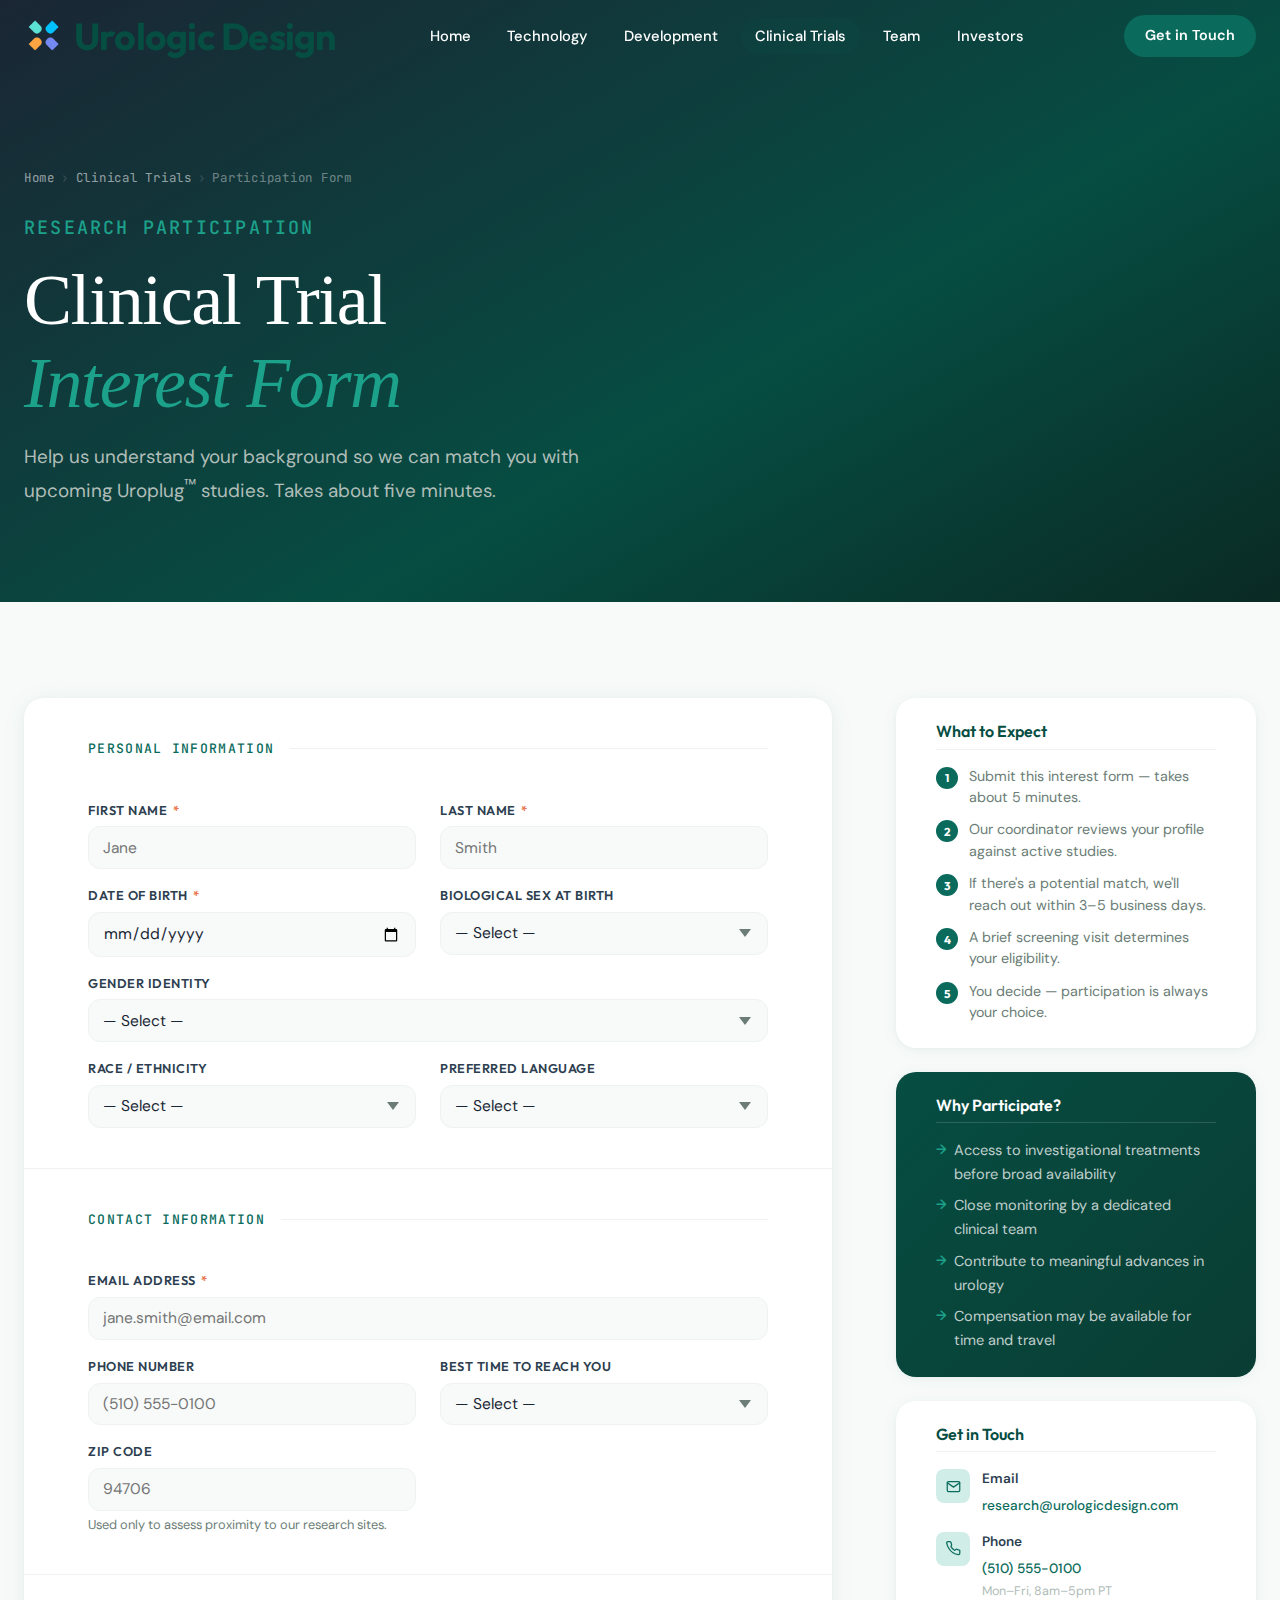
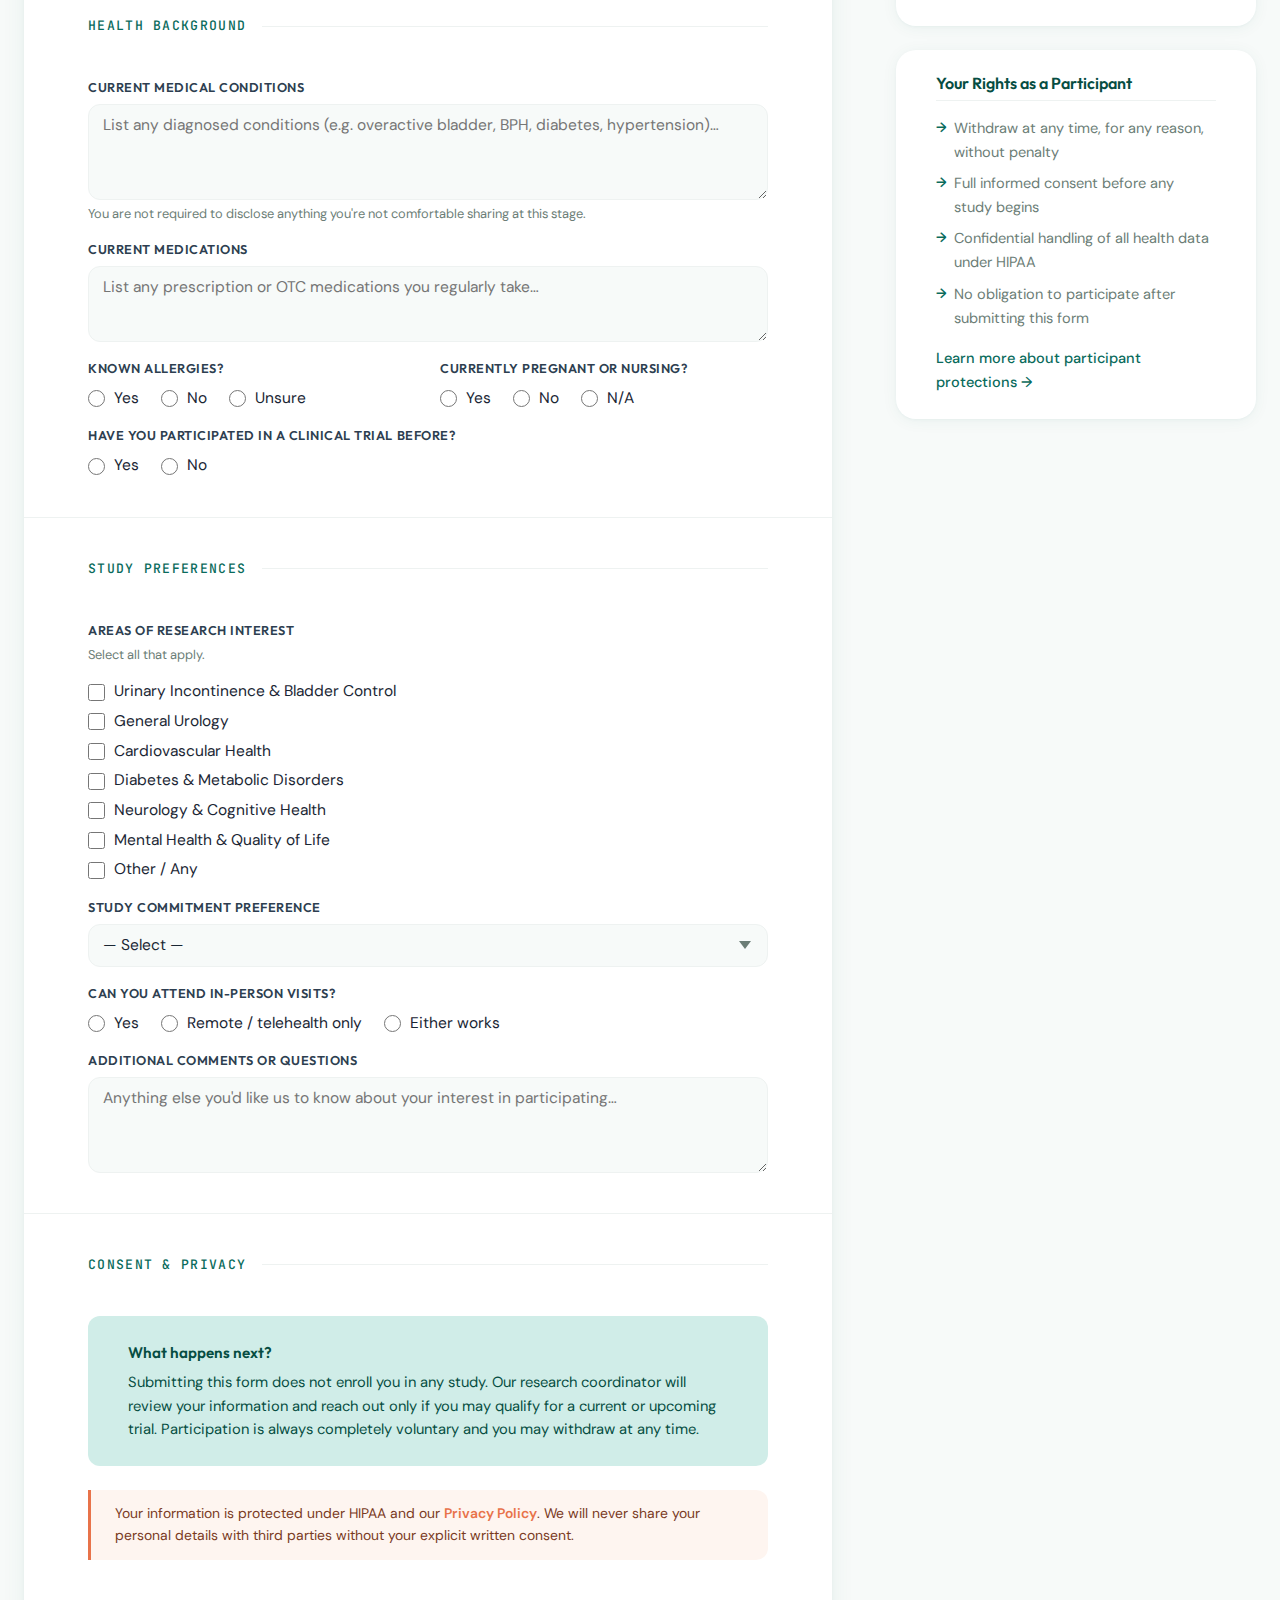
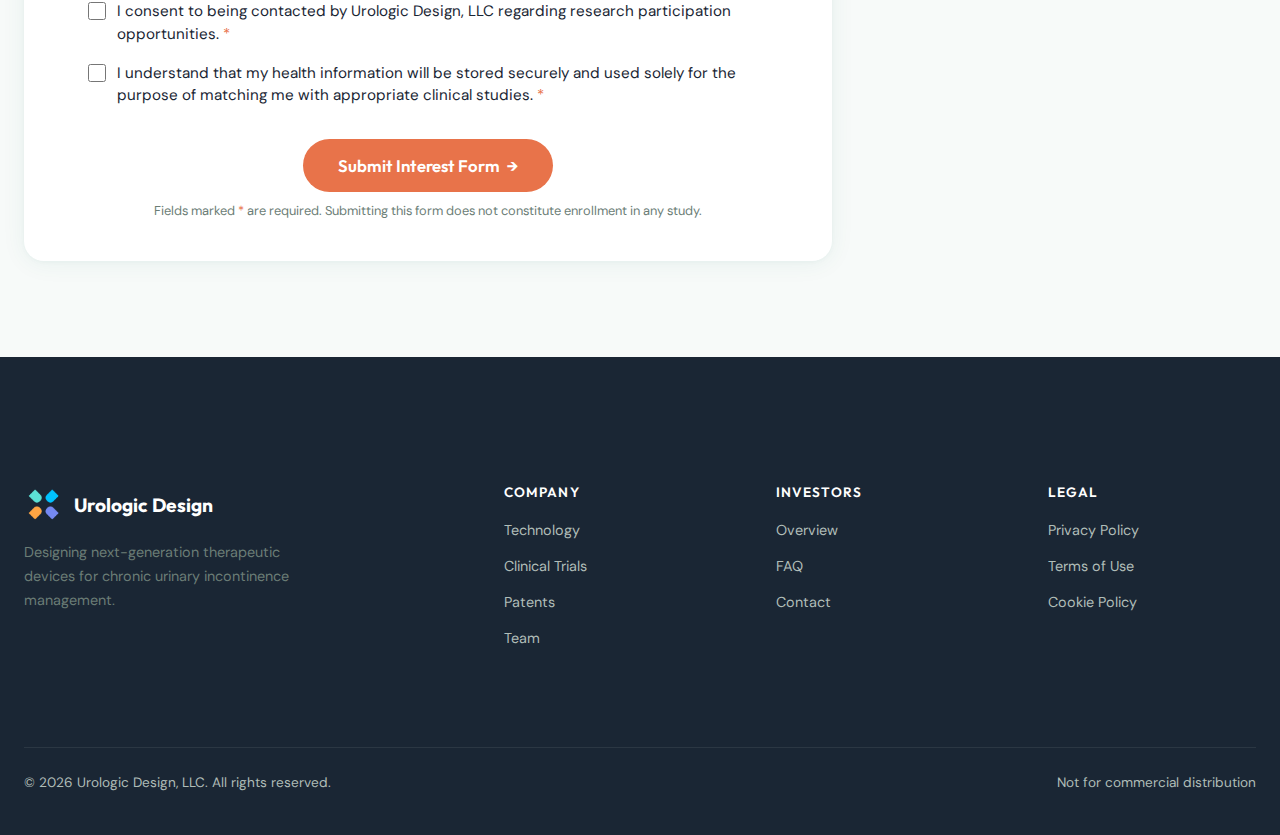
<file: clinical-trials-form.html>
<!DOCTYPE html>
<html lang="en">
<head>
  <meta charset="UTF-8" />
  <meta name="viewport" content="width=device-width, initial-scale=1.0" />
  <title>Clinical Trial Participation — Urologic Design</title>
  <meta name="description" content="Express interest in participating in upcoming Uroplug clinical trials. Help us bring next-generation incontinence treatment to patients everywhere.">
  <link rel="preconnect" href="https://fonts.googleapis.com" />
  <link rel="preconnect" href="https://fonts.gstatic.com" crossorigin />
  <link href="https://fonts.googleapis.com/css2?family=DM+Sans:ital,opsz,wght@0,9..40,300;0,9..40,400;0,9..40,500;0,9..40,600;1,9..40,400&family=DM+Serif+Display&family=JetBrains+Mono:wght@400;500&family=Outfit:wght@400;500;600;700&display=swap" rel="stylesheet" />
  <link rel="stylesheet" href="css/styles.css" />

  <style>
    /* ─── PAGE-SPECIFIC STYLES ─────────────────────────────── */

    .ct-hero {
      padding-top: calc(var(--nav-height) + var(--space-2xl));
      padding-bottom: var(--space-2xl);
      background: linear-gradient(150deg, var(--color-secondary-dark) 0%, var(--color-primary-dark) 60%, #0a2a24 100%);
      position: relative;
      overflow: hidden;
    }

    .ct-hero .noise-overlay {
      position: absolute;
      inset: 0;
      background-image: url("data:image/svg+xml,%3Csvg viewBox='0 0 256 256' xmlns='http://www.w3.org/2000/svg'%3E%3Cfilter id='n'%3E%3CfeTurbulence type='fractalNoise' baseFrequency='0.9' numOctaves='4' stitchTiles='stitch'/%3E%3C/filter%3E%3Crect width='100%25' height='100%25' filter='url(%23n)' opacity='0.04'/%3E%3C/svg%3E");
      pointer-events: none;
    }

    .ct-hero__inner {
      position: relative;
      z-index: 1;
      max-width: var(--max-width);
      margin: 0 auto;
      padding: 0 var(--space-md);
    }

    .ct-hero .label {
      color: var(--color-secondary-scheme);
      display: block;
      margin-bottom: var(--space-sm);
    }

    .ct-hero h1 {
      color: var(--color-white);
      margin-bottom: var(--space-sm);
      max-width: 700px;
    }

    .ct-hero h1 em { color: var(--color-secondary-scheme); font-style: italic; }

    .ct-hero__sub {
      font-size: 1.18rem;
      color: var(--color-medium-gray);
      max-width: 560px;
    }

    .breadcrumb {
      display: flex;
      align-items: center;
      gap: 0.4rem;
      font-family: var(--font-mono);
      font-size: 0.78rem;
      letter-spacing: 0.06em;
      color: rgba(255,255,255,0.4);
      margin-bottom: var(--space-md);
    }

    .breadcrumb a { color: rgba(255,255,255,0.55); transition: color var(--transition-fast); }
    .breadcrumb a:hover { color: var(--color-white); }

    /* ── PAGE BODY ──────────────────────────────────────────── */
    .ct-body {
      background: var(--color-grayish);
      padding: var(--space-2xl) var(--space-md);
    }

    .ct-layout {
      max-width: var(--max-width);
      margin: 0 auto;
      display: grid;
      grid-template-columns: 1fr 360px;
      gap: var(--space-xl);
      align-items: start;
    }

    @media (max-width: 900px) {
      .ct-layout { grid-template-columns: 1fr; }
      .ct-sidebar { order: -1; }
    }

    /* ── FORM CARD ──────────────────────────────────────────── */
    .form-card {
      background: var(--color-white);
      border-radius: var(--border-radius-lg);
      overflow: hidden;
      box-shadow: 0 2px 24px rgba(10,107,92,0.07), 0 1px 4px rgba(10,107,92,0.04);
    }

    .form-section {
      padding: var(--space-lg) var(--space-xl);
      border-bottom: 1px solid var(--color-light-gray);
    }

    .form-section:last-child { border-bottom: none; }

    .form-section-head {
      display: flex;
      align-items: center;
      gap: var(--space-sm);
      margin-bottom: var(--space-lg);
    }

    .form-section-head .label { font-size: 0.82rem; letter-spacing: 0.1em; }

    .form-section-head__line {
      flex: 1;
      height: 1px;
      background: var(--color-light-gray);
    }

    /* ── FIELD GRID ─────────────────────────────────────────── */
    .field-grid {
      display: grid;
      grid-template-columns: 1fr 1fr;
      gap: var(--space-sm) var(--space-md);
    }

    .field-grid .full { grid-column: 1 / -1; }

    @media (max-width: 560px) {
      .field-grid { grid-template-columns: 1fr; }
      .field-grid .full { grid-column: 1; }
      .form-section { padding: var(--space-md); }
    }

    /* ── FORM ELEMENTS ──────────────────────────────────────── */
    .field { display: flex; flex-direction: column; gap: 0.35rem; }

    .field > label {
      font-family: var(--font-heading);
      font-size: 0.8rem;
      font-weight: 600;
      color: var(--color-secondary);
      letter-spacing: 0.04em;
      text-transform: uppercase;
    }

    .field > label .req { color: var(--color-accent); margin-left: 2px; }

    .field-hint {
      font-size: 0.8rem;
      color: var(--color-dark-gray);
      font-family: var(--font-body);
      line-height: 1.4;
    }

    input[type="text"],
    input[type="email"],
    input[type="tel"],
    input[type="date"],
    select,
    textarea {
      font-family: var(--font-body);
      font-size: 0.97rem;
      color: var(--color-secondary-dark);
      background: var(--color-off-white);
      border: 1.5px solid var(--color-light-gray);
      border-radius: var(--border-radius);
      padding: 0.65rem 0.9rem;
      width: 100%;
      appearance: none;
      -webkit-appearance: none;
      transition: border-color var(--transition-fast), box-shadow var(--transition-fast), background var(--transition-fast);
    }

    input:focus, select:focus, textarea:focus {
      outline: none;
      border-color: var(--color-primary);
      background: var(--color-white);
      box-shadow: 0 0 0 3px var(--color-primary-muted);
    }

    input.field-error, select.field-error, textarea.field-error {
      border-color: #c0392b;
      box-shadow: 0 0 0 3px rgba(192,57,43,0.1);
    }

    select {
      background-image: url("data:image/svg+xml,%3Csvg xmlns='http://www.w3.org/2000/svg' width='12' height='8' viewBox='0 0 12 8'%3E%3Cpath fill='%236B7D76' d='M6 8L0 0h12z'/%3E%3C/svg%3E");
      background-repeat: no-repeat;
      background-position: right 1rem center;
      padding-right: 2.5rem;
      cursor: pointer;
    }

    textarea { resize: vertical; min-height: 96px; }

    /* ── RADIO / CHECKBOX ───────────────────────────────────── */
    .radio-group, .check-group {
      display: flex;
      flex-direction: column;
      gap: 0.5rem;
      margin-top: 0.2rem;
    }

    .radio-group.inline, .check-group.inline {
      flex-direction: row;
      flex-wrap: wrap;
      gap: 0.4rem 1.4rem;
    }

    .radio-item, .check-item {
      display: flex;
      align-items: center;
      gap: 0.55rem;
      font-size: 0.97rem;
      color: var(--color-secondary-dark);
      font-family: var(--font-body);
      cursor: pointer;
      line-height: 1.4;
    }

    .radio-item input[type="radio"],
    .check-item input[type="checkbox"] {
      width: 17px; height: 17px;
      accent-color: var(--color-primary);
      cursor: pointer;
      flex-shrink: 0;
    }

    /* ── CONSENT CALLOUT ────────────────────────────────────── */
    .consent-callout {
      background: var(--color-primary-muted);
      border-radius: var(--border-radius);
      padding: var(--space-md) var(--space-lg);
      margin-bottom: var(--space-md);
    }

    .consent-callout strong {
      display: block;
      font-family: var(--font-heading);
      font-size: 0.95rem;
      font-weight: 600;
      color: var(--color-primary-dark);
      margin-bottom: 0.4rem;
    }

    .consent-callout p {
      font-size: 0.92rem;
      color: var(--color-primary-dark);
      max-width: none;
      line-height: 1.6;
    }

    .privacy-note {
      background: #fef5f0;
      border-left: 3px solid var(--color-accent);
      border-radius: 0 var(--border-radius) var(--border-radius) 0;
      padding: 0.85rem var(--space-md);
      margin-bottom: var(--space-lg);
      font-size: 0.87rem;
      color: #7a3a1e;
      line-height: 1.55;
    }

    .privacy-note a { color: var(--color-accent); font-weight: 600; }
    .privacy-note a:hover { text-decoration: underline; }

    .consent-check {
      display: flex;
      align-items: flex-start;
      gap: 0.7rem;
      margin-bottom: var(--space-sm);
      font-size: 0.95rem;
      color: var(--color-secondary-dark);
      font-family: var(--font-body);
      line-height: 1.5;
      cursor: pointer;
    }

    .consent-check input[type="checkbox"] {
      width: 18px; height: 18px;
      accent-color: var(--color-primary);
      flex-shrink: 0;
      margin-top: 2px;
      cursor: pointer;
    }

    .consent-check .req { color: var(--color-accent); }

    /* ── SUBMIT ─────────────────────────────────────────────── */
    .submit-area { text-align: center; padding-top: var(--space-sm); }

    .submit-disclaimer {
      font-size: 0.8rem;
      color: var(--color-dark-gray);
      margin-top: var(--space-xs);
      font-family: var(--font-body);
      max-width: none;
    }

    /* ── SUCCESS ────────────────────────────────────────────── */
    .success-panel {
      display: none;
      text-align: center;
      padding: var(--space-2xl) var(--space-xl);
    }

    .success-icon {
      width: 64px; height: 64px;
      border-radius: 50%;
      background: var(--color-primary-muted);
      border: 2px solid var(--color-primary);
      display: flex;
      align-items: center;
      justify-content: center;
      margin: 0 auto var(--space-md);
    }

    .success-icon svg {
      width: 28px; height: 28px;
      stroke: var(--color-primary);
      stroke-width: 2.5;
      fill: none;
      stroke-linecap: round;
      stroke-linejoin: round;
    }

    .success-panel h2 { color: var(--color-primary-dark); margin-bottom: var(--space-sm); }
    .success-panel p { color: var(--color-dark-gray); max-width: 400px; margin: 0 auto; }

    /* ── SIDEBAR ────────────────────────────────────────────── */
    .ct-sidebar { display: flex; flex-direction: column; gap: var(--space-md); }

    .info-card {
      background: var(--color-white);
      border-radius: var(--border-radius-lg);
      padding: var(--space-md) var(--space-lg);
      box-shadow: 0 2px 16px rgba(10,107,92,0.06), 0 1px 3px rgba(10,107,92,0.04);
    }

    .info-card h4 {
      color: var(--color-primary-dark);
      margin-bottom: var(--space-sm);
      padding-bottom: var(--space-xs);
      border-bottom: 1px solid var(--color-light-gray);
      font-size: 1rem;
    }

    .info-card p, .info-card li {
      font-size: 0.91rem;
      color: var(--color-dark-gray);
      line-height: 1.65;
    }

    .info-card p { max-width: none; }

    .info-card ul {
      padding-left: 0;
      list-style: none;
      display: flex;
      flex-direction: column;
      gap: 0.45rem;
    }

    .info-card li { display: flex; align-items: flex-start; gap: 0.45rem; }

    .info-card li::before {
      content: '→';
      color: var(--color-primary);
      font-weight: 600;
      font-size: 0.85rem;
      flex-shrink: 0;
      line-height: 1.65;
    }

    .info-card a { color: var(--color-primary); font-weight: 500; }
    .info-card a:hover { text-decoration: underline; }

    .steps-list {
      counter-reset: steps;
      list-style: none;
      padding: 0;
      display: flex;
      flex-direction: column;
      gap: 0.7rem;
    }

    .steps-list li {
      counter-increment: steps;
      display: flex;
      align-items: flex-start;
      gap: 0.7rem;
      font-size: 0.89rem;
      color: var(--color-dark-gray);
      line-height: 1.5;
    }

    .steps-list li::before {
      content: counter(steps);
      min-width: 22px; height: 22px;
      border-radius: 50%;
      background: var(--color-primary);
      color: var(--color-white);
      font-size: 0.72rem;
      font-weight: 700;
      font-family: var(--font-heading);
      display: flex;
      align-items: center;
      justify-content: center;
      flex-shrink: 0;
      margin-top: 1px;
    }

    .contact-row {
      display: flex;
      align-items: flex-start;
      gap: 0.75rem;
      margin-bottom: 0.75rem;
    }
    .contact-row:last-child { margin-bottom: 0; }

    .contact-icon {
      width: 34px; height: 34px;
      border-radius: 8px;
      background: var(--color-primary-muted);
      display: flex;
      align-items: center;
      justify-content: center;
      flex-shrink: 0;
      margin-top: 1px;
    }

    .contact-icon svg {
      width: 15px; height: 15px;
      stroke: var(--color-primary);
      stroke-width: 2;
      fill: none;
      stroke-linecap: round;
      stroke-linejoin: round;
    }

    .contact-detail strong {
      display: block;
      font-size: 0.85rem;
      font-weight: 600;
      color: var(--color-secondary);
      margin-bottom: 0.1rem;
    }

    .contact-detail span {
      font-size: 0.85rem;
      color: var(--color-dark-gray);
    }

    .info-card--accent {
      background: linear-gradient(135deg, var(--color-primary-dark) 0%, #0a3d33 100%);
    }

    .info-card--accent h4 {
      color: var(--color-white);
      border-color: rgba(255,255,255,0.15);
    }

    .info-card--accent li { color: rgba(255,255,255,0.75); }

    .info-card--accent li::before { color: var(--color-secondary-scheme); }
  </style>
</head>
<body>

  <!-- ========== NAVIGATION ========== -->
  <nav class="nav" role="navigation" aria-label="Main navigation">
    <div class="nav__inner reveal">
      <a href="index.html" class="nav__logo">
        <div class="nav__logo-mark">
          <img src="assets/logos/logotrans.png" alt="Uroplug Logo">
        </div>
        <div class="nav__logo">Urologic Design</div>
      </a>
      <ul class="nav__links">
        <li><a href="index.html" class="nav__link">Home</a></li>
        <li><a href="technology.html" class="nav__link">Technology</a></li>
        <li><a href="development.html" class="nav__link">Development</a></li>
        <li><a href="clinical-trials.html" class="nav__link nav__link--active">Clinical Trials</a></li>
        <li><a href="team.html" class="nav__link">Team</a></li>
        <li><a href="investors.html" class="nav__link">Investors</a></li>
      </ul>
      <a href="investors.html#contact" class="nav__cta nav__cta--desktop">Get in Touch</a>
      <button class="nav__toggle" aria-label="Toggle menu">
        <span></span><span></span><span></span>
      </button>
    </div>
    <div class="nav__mobile">
      <ul class="nav__mobile-links">
        <li><a href="index.html">Home</a></li>
        <li><a href="technology.html">Technology</a></li>
        <li><a href="development.html">Development</a></li>
        <li><a href="clinical-trials.html">Clinical Trials</a></li>
        <li><a href="team.html">Team</a></li>
        <li><a href="investors.html">Investors</a></li>
      </ul>
      <div style="margin-top: auto; padding-bottom: var(--space-lg);">
        <a href="investors.html" class="btn btn--primary btn--lg" style="width: 100%; justify-content: center;">Get in Touch</a>
      </div>
    </div>
  </nav>

  <!-- ========== HERO ========== -->
  <section class="ct-hero">
    <div class="noise-overlay"></div>
    <div class="ct-hero__inner reveal">
      <div class="breadcrumb">
        <a href="index.html">Home</a>
        <span style="opacity:0.4;">›</span>
        <a href="clinical-trials.html">Clinical Trials</a>
        <span style="opacity:0.4;">›</span>
        <span>Participation Form</span>
      </div>
      <span class="label">Research Participation</span>
      <h1>Clinical Trial<br><em>Interest Form</em></h1>
      <p class="ct-hero__sub">Help us understand your background so we can match you with upcoming Uroplug<sup>™</sup> studies. Takes about five minutes.</p>
    </div>
  </section>

  <!-- ========== BODY ========== -->
  <div class="ct-body">
    <div class="ct-layout">

      <!-- ── FORM ── -->
      <main>
        <div class="form-card">

          <div class="success-panel" id="successPanel">
            <div class="success-icon">
              <svg viewBox="0 0 24 24"><polyline points="20 6 9 17 4 12"/></svg>
            </div>
            <h2>Thank you for your interest!</h2>
            <p style="margin-top:var(--space-sm);">We've received your submission. A member of our research team will be in touch within 3–5 business days.</p>
          </div>

          <form id="intakeForm" novalidate>

            <!-- 1. PERSONAL INFORMATION -->
            <div class="form-section">
              <div class="form-section-head">
                <span class="label">Personal Information</span>
                <div class="form-section-head__line"></div>
              </div>
              <div class="field-grid">
                <div class="field">
                  <label>First Name <span class="req">*</span></label>
                  <input type="text" name="firstName" placeholder="Jane" required />
                </div>
                <div class="field">
                  <label>Last Name <span class="req">*</span></label>
                  <input type="text" name="lastName" placeholder="Smith" required />
                </div>
                <div class="field">
                  <label>Date of Birth <span class="req">*</span></label>
                  <input type="date" name="dob" required />
                </div>
                <div class="field">
                  <label>Biological Sex at Birth</label>
                  <select name="sex">
                    <option value="">— Select —</option>
                    <option>Male</option>
                    <option>Female</option>
                    <option>Intersex / Other</option>
                    <option>Prefer not to say</option>
                  </select>
                </div>
                <div class="field full">
                  <label>Gender Identity</label>
                  <select name="gender">
                    <option value="">— Select —</option>
                    <option>Man</option>
                    <option>Woman</option>
                    <option>Non-binary / Non-conforming</option>
                    <option>Prefer to self-describe</option>
                    <option>Prefer not to say</option>
                  </select>
                </div>
                <div class="field">
                  <label>Race / Ethnicity</label>
                  <select name="race">
                    <option value="">— Select —</option>
                    <option>Asian or Pacific Islander</option>
                    <option>Black or African American</option>
                    <option>Hispanic or Latino</option>
                    <option>Middle Eastern or North African</option>
                    <option>Native American or Alaska Native</option>
                    <option>White or Caucasian</option>
                    <option>Multiracial</option>
                    <option>Prefer not to say</option>
                  </select>
                </div>
                <div class="field">
                  <label>Preferred Language</label>
                  <select name="language">
                    <option value="">— Select —</option>
                    <option>English</option>
                    <option>Spanish</option>
                    <option>Mandarin</option>
                    <option>Cantonese</option>
                    <option>Vietnamese</option>
                    <option>Tagalog</option>
                    <option>Arabic</option>
                    <option>Other</option>
                  </select>
                </div>
              </div>
            </div>

            <!-- 2. CONTACT -->
            <div class="form-section">
              <div class="form-section-head">
                <span class="label">Contact Information</span>
                <div class="form-section-head__line"></div>
              </div>
              <div class="field-grid">
                <div class="field full">
                  <label>Email Address <span class="req">*</span></label>
                  <input type="email" name="email" placeholder="jane.smith@email.com" required />
                </div>
                <div class="field">
                  <label>Phone Number</label>
                  <input type="tel" name="phone" placeholder="(510) 555-0100" />
                </div>
                <div class="field">
                  <label>Best Time to Reach You</label>
                  <select name="contactTime">
                    <option value="">— Select —</option>
                    <option>Morning (8am–12pm)</option>
                    <option>Afternoon (12pm–5pm)</option>
                    <option>Evening (5pm–8pm)</option>
                    <option>Any time</option>
                  </select>
                </div>
                <div class="field">
                  <label>Zip Code</label>
                  <input type="text" name="zip" placeholder="94706" maxlength="10" />
                  <span class="field-hint">Used only to assess proximity to our research sites.</span>
                </div>
              </div>
            </div>

            <!-- 3. HEALTH BACKGROUND -->
            <div class="form-section">
              <div class="form-section-head">
                <span class="label">Health Background</span>
                <div class="form-section-head__line"></div>
              </div>
              <div class="field-grid">
                <div class="field full">
                  <label>Current Medical Conditions</label>
                  <textarea name="conditions" placeholder="List any diagnosed conditions (e.g. overactive bladder, BPH, diabetes, hypertension)…"></textarea>
                  <span class="field-hint">You are not required to disclose anything you're not comfortable sharing at this stage.</span>
                </div>
                <div class="field full">
                  <label>Current Medications</label>
                  <textarea name="medications" placeholder="List any prescription or OTC medications you regularly take…" style="min-height:76px;"></textarea>
                </div>
                <div class="field">
                  <label>Known Allergies?</label>
                  <div class="radio-group inline">
                    <label class="radio-item"><input type="radio" name="allergies" value="yes" /> Yes</label>
                    <label class="radio-item"><input type="radio" name="allergies" value="no" /> No</label>
                    <label class="radio-item"><input type="radio" name="allergies" value="unsure" /> Unsure</label>
                  </div>
                </div>
                <div class="field">
                  <label>Currently Pregnant or Nursing?</label>
                  <div class="radio-group inline">
                    <label class="radio-item"><input type="radio" name="pregnant" value="yes" /> Yes</label>
                    <label class="radio-item"><input type="radio" name="pregnant" value="no" /> No</label>
                    <label class="radio-item"><input type="radio" name="pregnant" value="na" /> N/A</label>
                  </div>
                </div>
                <div class="field full">
                  <label>Have you participated in a clinical trial before?</label>
                  <div class="radio-group inline">
                    <label class="radio-item"><input type="radio" name="priorTrial" value="yes" /> Yes</label>
                    <label class="radio-item"><input type="radio" name="priorTrial" value="no" /> No</label>
                  </div>
                </div>
              </div>
            </div>

            <!-- 4. STUDY PREFERENCES -->
            <div class="form-section">
              <div class="form-section-head">
                <span class="label">Study Preferences</span>
                <div class="form-section-head__line"></div>
              </div>
              <div class="field-grid">
                <div class="field full">
                  <label>Areas of Research Interest</label>
                  <span class="field-hint" style="margin-bottom:0.5rem;">Select all that apply.</span>
                  <div class="check-group">
                    <label class="check-item"><input type="checkbox" name="interest" value="incontinence" /> Urinary Incontinence &amp; Bladder Control</label>
                    <label class="check-item"><input type="checkbox" name="interest" value="urology" /> General Urology</label>
                    <label class="check-item"><input type="checkbox" name="interest" value="cardio" /> Cardiovascular Health</label>
                    <label class="check-item"><input type="checkbox" name="interest" value="diabetes" /> Diabetes &amp; Metabolic Disorders</label>
                    <label class="check-item"><input type="checkbox" name="interest" value="neuro" /> Neurology &amp; Cognitive Health</label>
                    <label class="check-item"><input type="checkbox" name="interest" value="mental" /> Mental Health &amp; Quality of Life</label>
                    <label class="check-item"><input type="checkbox" name="interest" value="other" /> Other / Any</label>
                  </div>
                </div>
                <div class="field full">
                  <label>Study Commitment Preference</label>
                  <select name="commitment">
                    <option value="">— Select —</option>
                    <option>Single visit only</option>
                    <option>Short-term (up to 3 months)</option>
                    <option>Medium-term (3–12 months)</option>
                    <option>Long-term (1+ years)</option>
                    <option>No preference</option>
                  </select>
                </div>
                <div class="field full">
                  <label>Can you attend in-person visits?</label>
                  <div class="radio-group inline">
                    <label class="radio-item"><input type="radio" name="inPerson" value="yes" /> Yes</label>
                    <label class="radio-item"><input type="radio" name="inPerson" value="remote" /> Remote / telehealth only</label>
                    <label class="radio-item"><input type="radio" name="inPerson" value="both" /> Either works</label>
                  </div>
                </div>
                <div class="field full">
                  <label>Additional Comments or Questions</label>
                  <textarea name="comments" placeholder="Anything else you'd like us to know about your interest in participating…"></textarea>
                </div>
              </div>
            </div>

            <!-- 5. CONSENT & PRIVACY -->
            <div class="form-section">
              <div class="form-section-head">
                <span class="label">Consent &amp; Privacy</span>
                <div class="form-section-head__line"></div>
              </div>

              <div class="consent-callout">
                <strong>What happens next?</strong>
                <p>Submitting this form does not enroll you in any study. Our research coordinator will review your information and reach out only if you may qualify for a current or upcoming trial. Participation is always completely voluntary and you may withdraw at any time.</p>
              </div>

              <div class="privacy-note">
                Your information is protected under HIPAA and our <a href="#">Privacy Policy</a>. We will never share your personal details with third parties without your explicit written consent.
              </div>

              <label class="consent-check">
                <input type="checkbox" name="consentContact" id="cc1" required />
                <span>I consent to being contacted by Urologic Design, LLC regarding research participation opportunities. <span class="req">*</span></span>
              </label>

              <label class="consent-check">
                <input type="checkbox" name="consentData" id="cc2" required />
                <span>I understand that my health information will be stored securely and used solely for the purpose of matching me with appropriate clinical studies. <span class="req">*</span></span>
              </label>

              <div class="submit-area">
                <button type="submit" class="btn btn--accent btn--lg" style="display:inline-flex;align-items:center;gap:0.4rem;">
                  Submit Interest Form <span class="arrow">→</span>
                </button>
                <p class="submit-disclaimer">Fields marked <span style="color:var(--color-accent)">*</span> are required. Submitting this form does not constitute enrollment in any study.</p>
              </div>
            </div>

          </form>
        </div>
      </main>

      <!-- ── SIDEBAR ── -->
      <aside class="ct-sidebar">

        <div class="info-card">
          <h4>What to Expect</h4>
          <ol class="steps-list">
            <li>Submit this interest form — takes about 5 minutes.</li>
            <li>Our coordinator reviews your profile against active studies.</li>
            <li>If there's a potential match, we'll reach out within 3–5 business days.</li>
            <li>A brief screening visit determines your eligibility.</li>
            <li>You decide — participation is always your choice.</li>
          </ol>
        </div>

        <div class="info-card info-card--accent">
          <h4>Why Participate?</h4>
          <ul>
            <li>Access to investigational treatments before broad availability</li>
            <li>Close monitoring by a dedicated clinical team</li>
            <li>Contribute to meaningful advances in urology</li>
            <li>Compensation may be available for time and travel</li>
          </ul>
        </div>

        <div class="info-card">
          <h4>Get in Touch</h4>
          <div class="contact-row">
            <div class="contact-icon">
              <svg viewBox="0 0 24 24"><path d="M4 4h16c1.1 0 2 .9 2 2v12c0 1.1-.9 2-2 2H4c-1.1 0-2-.9-2-2V6c0-1.1.9-2 2-2z"/><polyline points="22,6 12,13 2,6"/></svg>
            </div>
            <div class="contact-detail">
              <strong>Email</strong>
              <span><a href="mailto:research@urologicdesign.com">research@urologicdesign.com</a></span>
            </div>
          </div>
          <div class="contact-row">
            <div class="contact-icon">
              <svg viewBox="0 0 24 24"><path d="M22 16.92v3a2 2 0 0 1-2.18 2 19.79 19.79 0 0 1-8.63-3.07A19.5 19.5 0 0 1 4.69 12 19.79 19.79 0 0 1 1.15 3.55 2 2 0 0 1 3.13 1h3a2 2 0 0 1 2 1.72 12.84 12.84 0 0 0 .7 2.81 2 2 0 0 1-.45 2.11L7.91 8.96a16 16 0 0 0 6.13 6.13l1.32-1.32a2 2 0 0 1 2.11-.45 12.84 12.84 0 0 0 2.81.7A2 2 0 0 1 22 16.92z"/></svg>
            </div>
            <div class="contact-detail">
              <strong>Phone</strong>
              <span><a href="tel:+15105550100">(510) 555-0100</a></span>
              <span style="display:block;font-size:0.78rem;color:var(--color-medium-gray);">Mon–Fri, 8am–5pm PT</span>
            </div>
          </div>
        </div>

        <div class="info-card">
          <h4>Your Rights as a Participant</h4>
          <ul>
            <li>Withdraw at any time, for any reason, without penalty</li>
            <li>Full informed consent before any study begins</li>
            <li>Confidential handling of all health data under HIPAA</li>
            <li>No obligation to participate after submitting this form</li>
          </ul>
          <p style="margin-top:var(--space-sm);">
            <a href="clinical-trials.html">Learn more about participant protections →</a>
          </p>
        </div>

      </aside>

    </div>
  </div>

  <!-- ========== FOOTER ========== -->
  <footer class="footer">
    <div class="container">
      <div class="footer__grid">
        <div class="footer__brand">
          <a href="index.html" class="footer__logo">
            <div class="nav__logo-mark">
              <img src="assets/logos/logotrans.png" alt="Urologic Design Logo">
            </div>
            Urologic Design
          </a>
          <p class="text-sm" style="max-width: 300px;">Designing next-generation therapeutic devices for chronic urinary incontinence management.</p>
        </div>
        <div class="footer__col">
          <h4>Company</h4>
          <ul class="footer__links">
            <li><a href="technology.html">Technology</a></li>
            <li><a href="clinical-trials.html">Clinical Trials</a></li>
            <li><a href="patents.html">Patents</a></li>
            <li><a href="team.html">Team</a></li>
          </ul>
        </div>
        <div class="footer__col">
          <h4>Investors</h4>
          <ul class="footer__links">
            <li><a href="investors.html">Overview</a></li>
            <li><a href="investors.html#faq">FAQ</a></li>
            <li><a href="mailto:info@urologicdesign.com">Contact</a></li>
          </ul>
        </div>
        <div class="footer__col">
          <h4>Legal</h4>
          <ul class="footer__links">
            <li><a href="#">Privacy Policy</a></li>
            <li><a href="#">Terms of Use</a></li>
            <li><a href="#">Cookie Policy</a></li>
          </ul>
        </div>
      </div>
      <div class="footer__bottom">
        <span>&copy; 2026 Urologic Design, LLC. All rights reserved.</span>
        <div class="footer__legal">
          <span>Not for commercial distribution</span>
        </div>
      </div>
    </div>
  </footer>

  <script src="js/scripts.js"></script>
  <script>
    /* Nav scroll behavior */
    const nav = document.querySelector('.nav');
    if (nav) {
      const onScroll = () => nav.classList.toggle('nav--scrolled', window.scrollY > 20);
      window.addEventListener('scroll', onScroll, { passive: true });
      onScroll();
    }

    /* Form submission */
    const form = document.getElementById('intakeForm');
    const successPanel = document.getElementById('successPanel');

    form.addEventListener('submit', function(e) {
      e.preventDefault();
      let valid = true;

      form.querySelectorAll('[required]').forEach(el => {
        if (el.type === 'checkbox') {
          const lbl = el.closest('label');
          if (!el.checked) { lbl.style.color = '#c0392b'; valid = false; }
          else { lbl.style.color = ''; }
        } else {
          el.classList.remove('field-error');
          if (!el.value.trim()) { el.classList.add('field-error'); valid = false; }
        }
      });

      if (!valid) {
        const first = form.querySelector('.field-error');
        if (first) first.scrollIntoView({ behavior: 'smooth', block: 'center' });
        return;
      }

      // TODO: replace with real backend POST
      // const data = new FormData(form);
      // await fetch('/api/clinical-trial-interest', { method: 'POST', body: data });

      form.style.display = 'none';
      successPanel.style.display = 'block';
      window.scrollTo({ top: 0, behavior: 'smooth' });
    });
  </script>

</body>
</html>
</file>
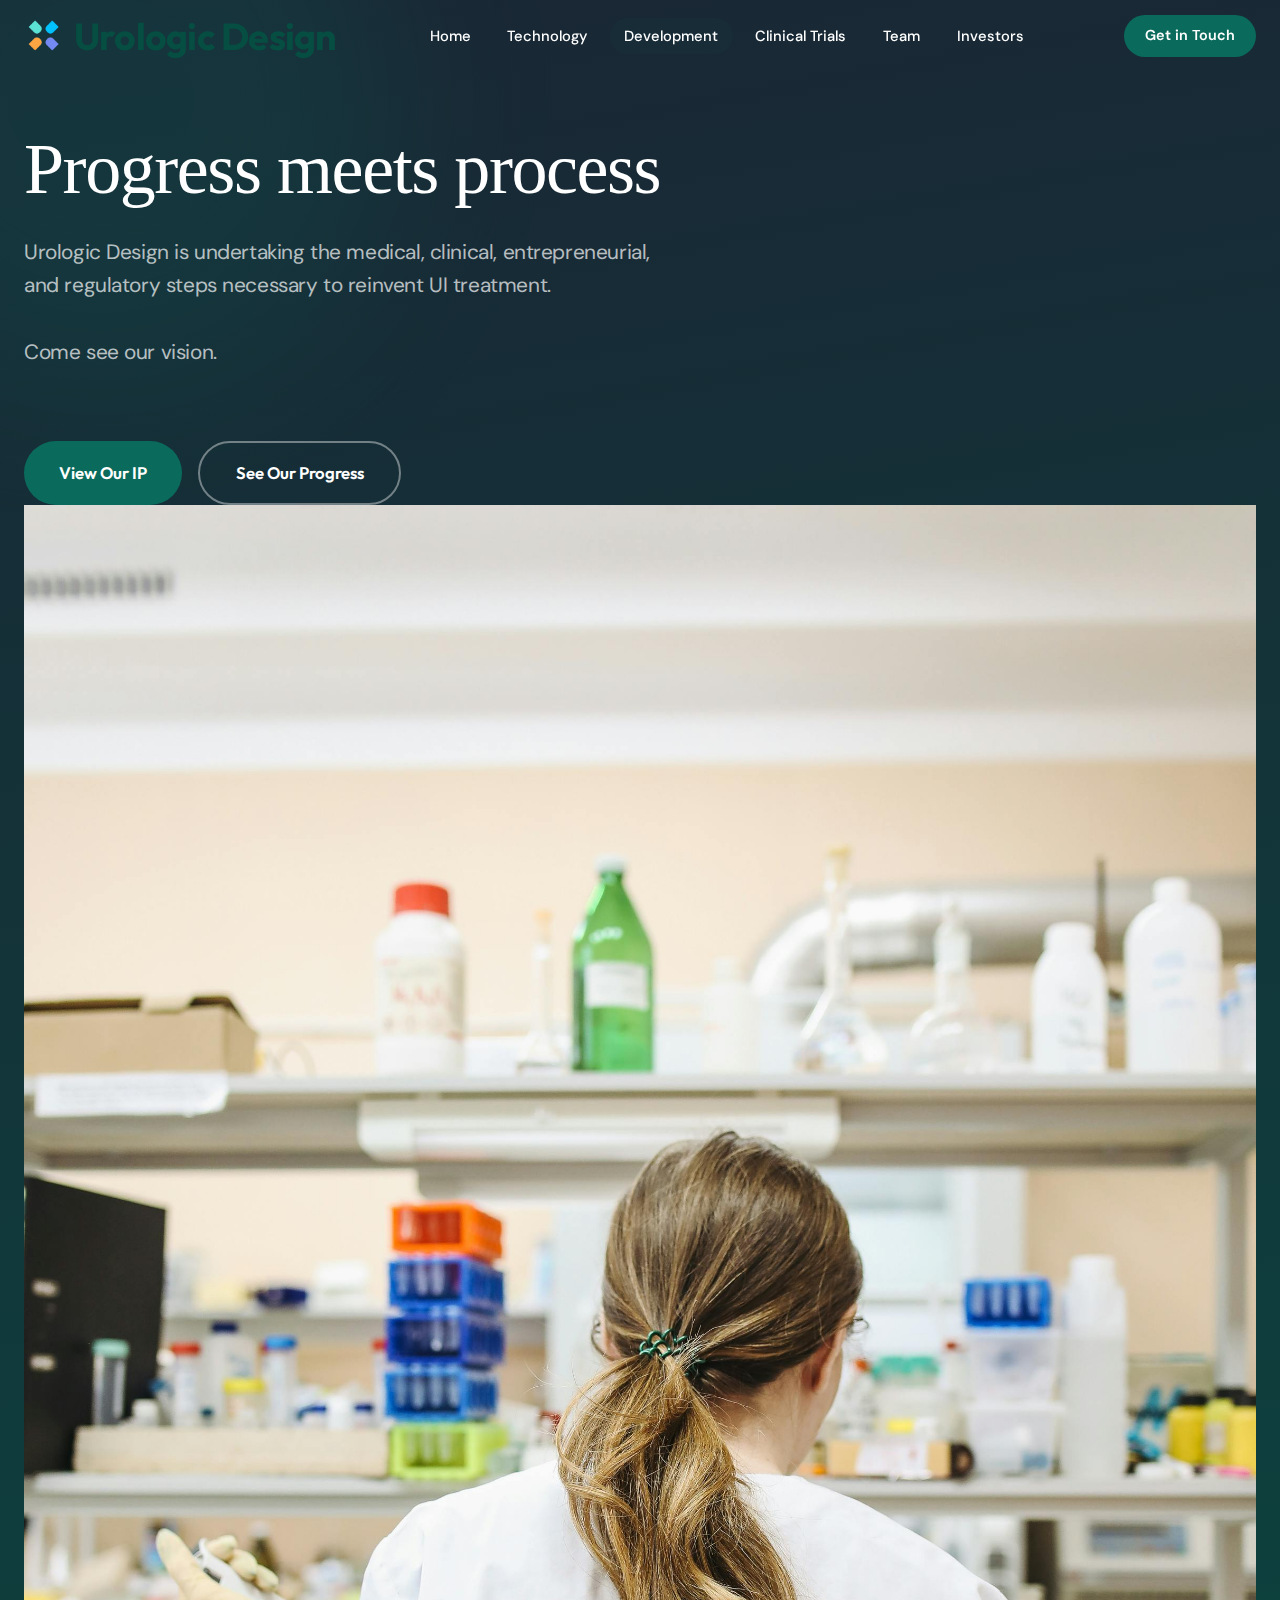
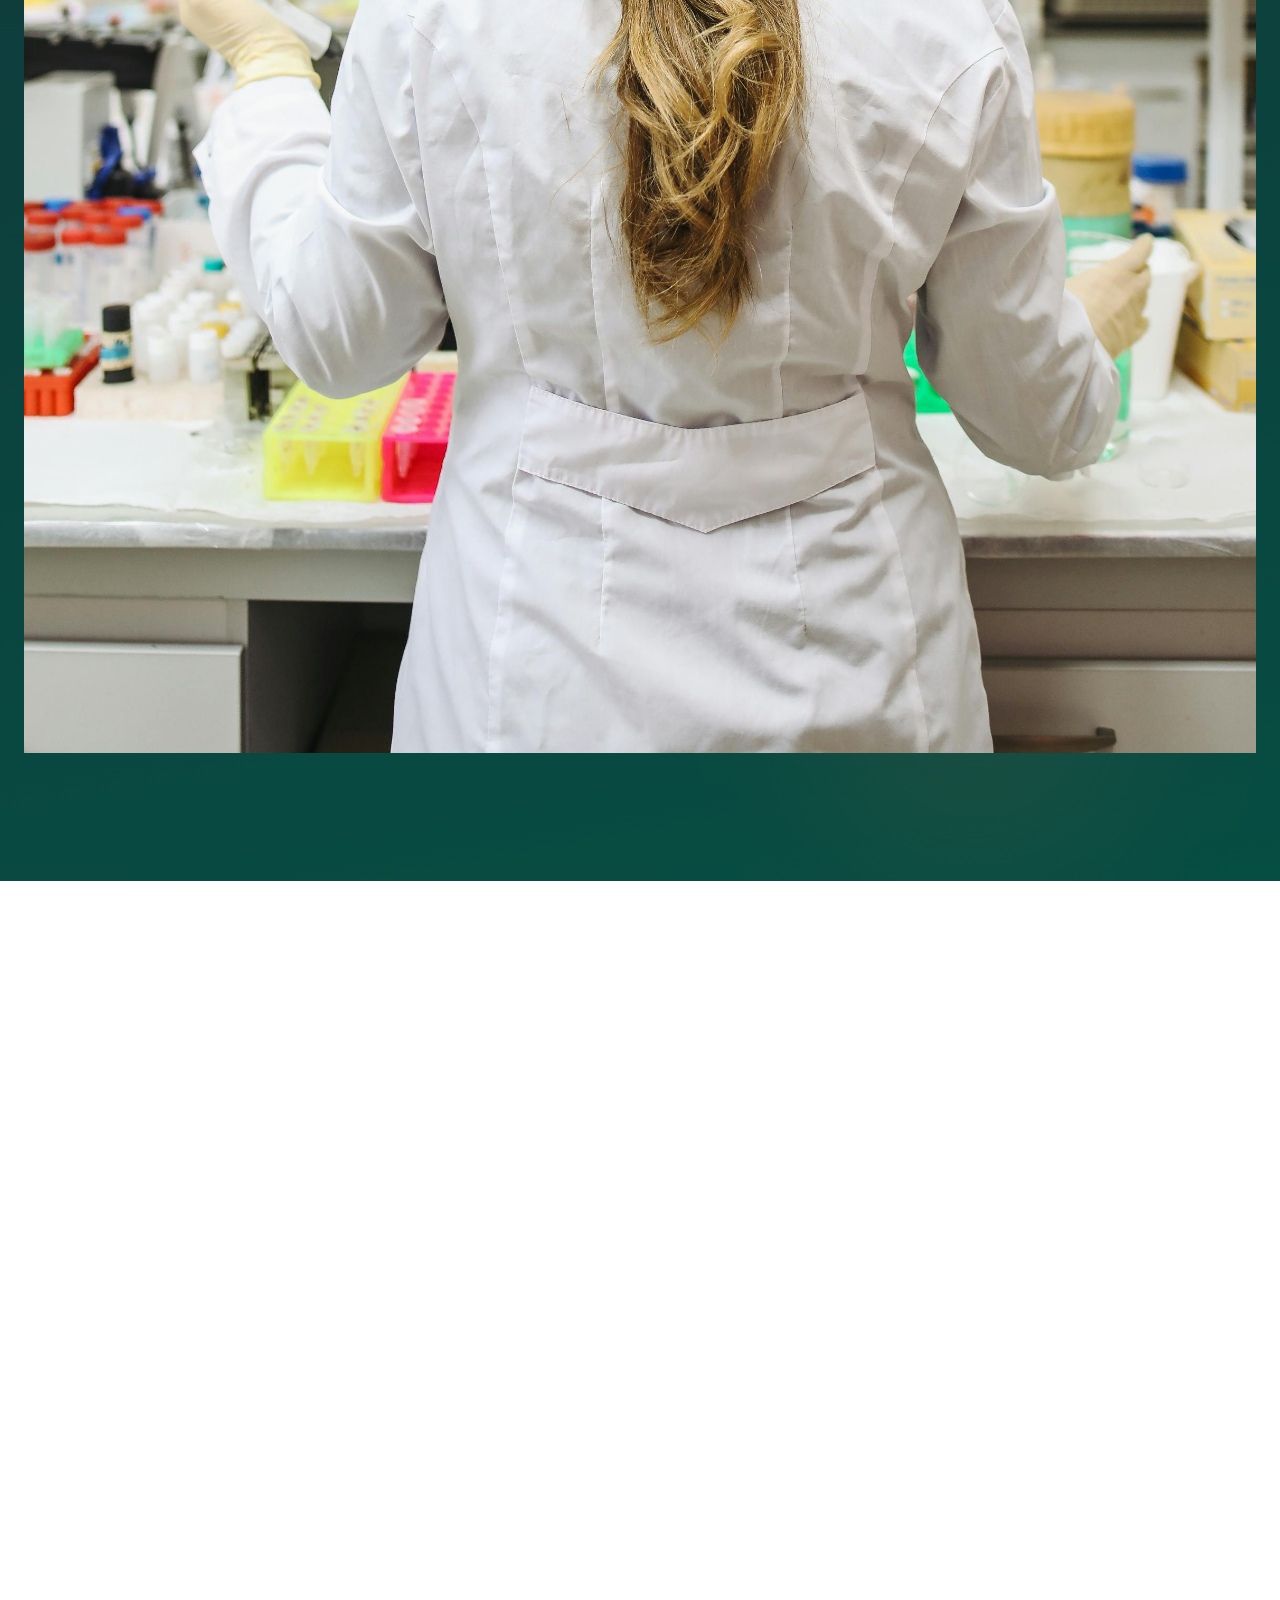
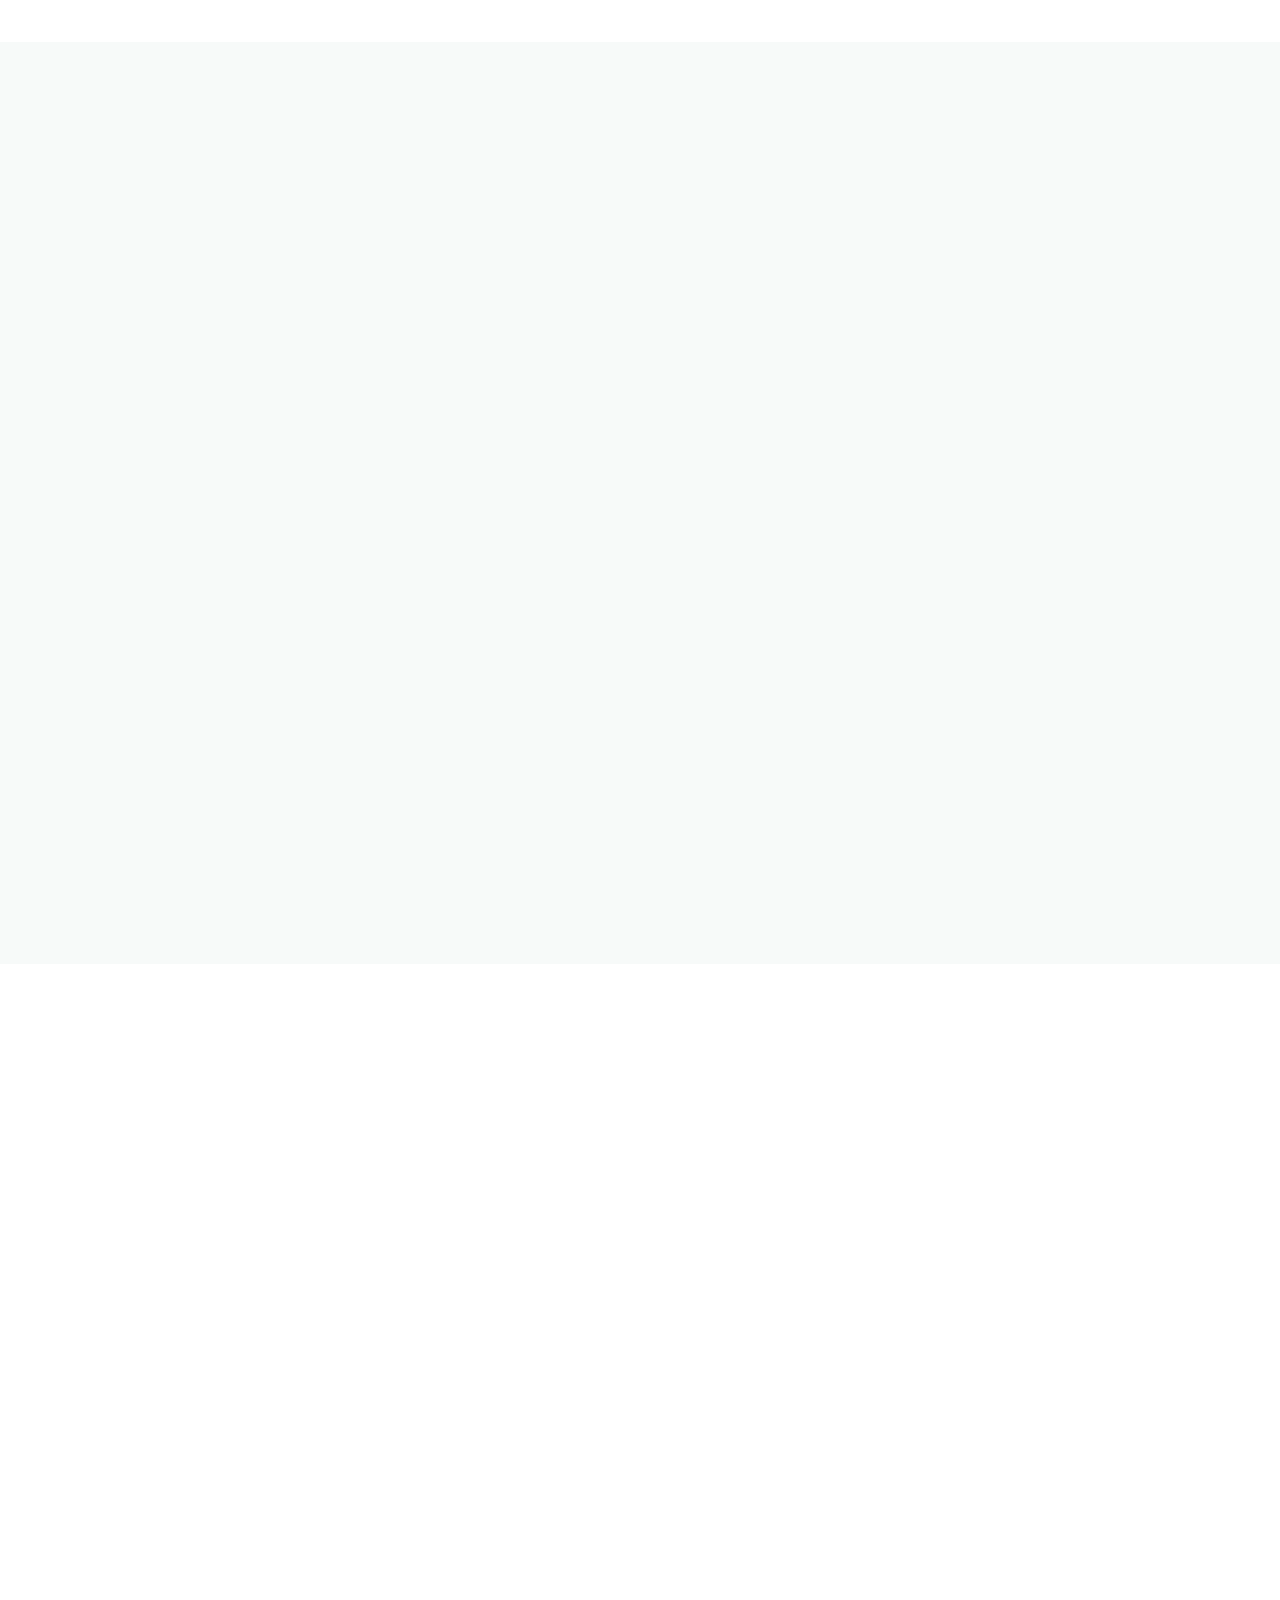
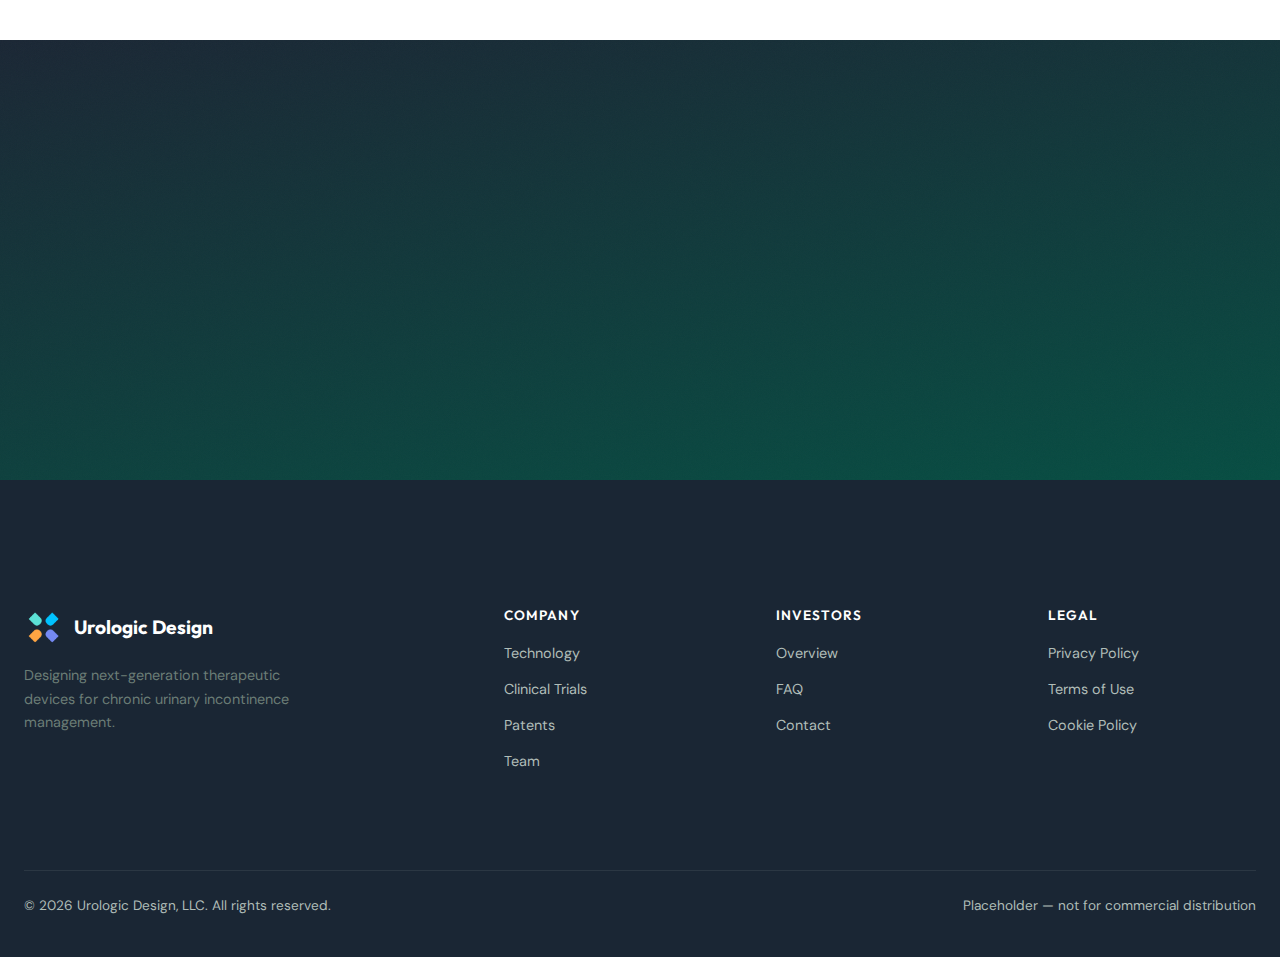
<file: development.html>
<!DOCTYPE html>
<html lang="en">
<head>
  <meta charset="UTF-8">
  <meta name="viewport" content="width=device-width, initial-scale=1.0">
  <title>Development — Uroplug</title>
  <meta name="description" content="Uroplug development lifecycle: awarded patents, product progress, and pending applications protecting our core technology.">
  <link rel="preconnect" href="https://fonts.googleapis.com">
  <link rel="preconnect" href="https://fonts.gstatic.com" crossorigin>
  <link href="https://fonts.googleapis.com/css2?family=DM+Sans:ital,opsz,wght@0,9..40,300;0,9..40,400;0,9..40,500;0,9..40,600;1,9..40,400&family=DM+Serif+Display&family=JetBrains+Mono:wght@400;500&family=Outfit:wght@400;500;600;700&display=swap" rel="stylesheet">
  <link rel="stylesheet" href="css/styles.css">
  <script src="js/scripts.js"></script>
</head>
<body>

  <!-- ========== NAVIGATION ========== -->
  <nav class="nav" role="navigation" aria-label="Main navigation">
    <div class="nav__inner">
      <a href="index.html" class="nav__logo">
        <div class="nav__logo-mark">
          <img src="assets/logos/logotrans.png" alt="Uroplug Logo">
        </div>
        Urologic Design
      </a>

      <ul class="nav__links">
        <li><a href="index.html" class="nav__link">Home</a></li>
        <li><a href="technology.html" class="nav__link">Technology</a></li>
        <li><a href="development.html" class="nav__link">Development</a></li>
        <li><a href="clinical-trials.html" class="nav__link">Clinical Trials</a></li>
        <li><a href="team.html" class="nav__link">Team</a></li>
        <li><a href="investors.html" class="nav__link">Investors</a></li>
      </ul>

      <a href="investors.html#contact" class="nav__cta nav__cta--desktop">Get in Touch</a>

      <button class="nav__toggle" aria-label="Toggle menu">
        <span></span><span></span><span></span>
      </button>
    </div>

    <!-- Mobile Menu -->
    <div class="nav__mobile">
      <ul class="nav__mobile-links">
        <li><a href="index.html">Home</a></li>
        <li><a href="technology.html">Technology</a></li>
        <li><a href="development.html">Development</a></li>
        <li><a href="clinical-trials.html">Clinical Trials</a></li>
        <li><a href="team.html">Team</a></li>
        <li><a href="investors.html">Investors</a></li>
      </ul>
      <div style="margin-top:auto;padding-bottom:var(--space-lg);"><a href="investors.html" class="btn btn--primary btn--lg" style="width:100%;justify-content:center;">Get in Touch</a></div>
    </div>
  </nav>

  <!-- ========== HERO — DEVELOPMENT ========== -->
  <section class="section section--dark-gradient hero-bleed-wrap">
    <div class="gradient-orb gradient-orb--primary" style="width:600px;height:600px;top:-200px;left:-200px;"></div>
    <div class="gradient-orb gradient-orb--accent" style="width:350px;height:350px;bottom:0;right:10%;opacity:0.08;"></div>

    <div class="hero__content container hero__content--split">
      <div style="max-width: 660px;">
        <h1 class="hero__title reveal reveal--delay-1"><em2>Progress</em2> meets process</h1>
        <p class="hero__subtitle reveal reveal--delay-2">
          <b>Urologic Design is undertaking the medical, clinical, entrepreneurial, and regulatory steps necessary to reinvent UI treatment.
          <br><br>Come see our vision.</br></br></b>
        </p>
        <div class="hero__actions reveal reveal--delay-3">
          <a href="development.html#patents" class="btn btn--primary btn--lg">View Our IP</a> <!-- PLACEHOLDER for Trials fill form page-->
          <a href="development.html#roadmap" class="btn btn--outline-white btn--lg">See Our Progress</a>
        </div>
      </div>
      <!-- Bleeding image container -->
      <div class="hero__bleed-image reveal reveal--delay-2">
        <img src="assets/imgs/herodev.jpg" alt="Development progress" />
      </div>
    </div>
  </section>

  <!-- ========== DEVELOPMENT OVERVIEW ========== -->
  <section class="section section--white">
    <div class="container">
      <div class="section__header reveal">
        <span class="label">Development Lifecycle</span>
        <h2>Patents, Trials, and the Future of Uroplug</h2>
      </div>

      <div class="grid grid-4 stagger-children" style="margin-bottom: var(--space-4xl);">
        <div class="stat-card card">
          <div class="stat-card__number" data-count="3" data-suffix="">0</div>
          <div class="stat-card__label">Patents Awarded</div>
        </div>
        <div class="stat-card card">
          <div class="stat-card__number" data-count="2" data-suffix="">0</div>
          <div class="stat-card__label">Applications Pending</div>
        </div>
        <div class="stat-card card">
          <div class="stat-card__number" data-count="80" data-suffix="">0</div>
          <div class="stat-card__label">Pending Participants</div>
        </div>
        <div class="stat-card card">
          <div class="stat-card__number" data-count="2" data-suffix="">0</div>
          <div class="stat-card__label">International Filings</div>
        </div>
      </div>
      <!-- ========== ROADMAP TIMELIME ========== -->
      <section id="roadmap">
        <div class="section__header reveal" style="margin-bottom: var(--space-2xl)">
          <span class="label">Regulatory &amp; Operations Roadmap</span>
          <p2>We are preparing for an initial clinical study to show safety & efficacy of Uroplug in patients with chronic UI.</p2>
        </div>
        <div class="rm-roadmap reveal" id="roadmap"> <!-- === JS Native Roadmap Graphic === -->
        </div>
      </section>
  </section>

  <!-- ========== PATENT TABLE ========== -->
  <section id="patents">
  <section class="section section--off-white">
    <div class="container">
      <div class="section__header reveal">
        <span class="label">Patent Portfolio</span>
        <h2>Awarded patents & pending applications</h2>
        <p>Detailed patent information will be disclosed following completion of pending IP filings. The table below provides a representative overview.</p>
      </div>

      <div class="card reveal" style="padding: 0; overflow-x: auto;">
        <table class="patent-table">
          <thead>
            <tr>
              <th>Patent / Application</th>
              <th>Title</th>
              <th>Domain</th>
              <th>Status</th>
              <th>Year</th>
            </tr>
          </thead>
          <tbody>
            <tr>
              <td style="font-family: var(--font-mono); font-size: 0.88rem;">US No. 11246693</td>
              <td>Urinary Plug Device</td>
              <td>Core Device</td>
              <td><span class="patent-status patent-status--granted">● Granted</span></td>
              <td>2022</td>
            </tr>
            <tr>
              <td style="font-family: var(--font-mono); font-size: 0.88rem;">US No. 11980732</td>
              <td>Accessory Applicator Device</td>
              <td>Supplemental Device</td>
              <td><span class="patent-status patent-status--granted">● Granted</span></td>
              <td>2024</td>
            </tr>
            <tr>
              <td style="font-family: var(--font-mono); font-size: 0.88rem;">Canada No. XXXXXXXXX</td>
              <td>Urinary Plug Device</td>
              <td>Core Device</td>
              <td><span class="patent-status patent-status--granted">● Granted</span></td>
              <td>2026</td>
            </tr>
            <tr>
              <td style="font-family: var(--font-mono); font-size: 0.88rem;">US No. [XXXXXXXX]</td>
              <td>Impregnable Medicated Device</td>
              <td>Ancillary Device</td>
              <td><span class="patent-status patent-status--pending">◐ Pending</span></td>
              <td>TBD</td>
            </tr>
            <tr>
              <td style="font-family: var(--font-mono); font-size: 0.88rem;">US App. [XX/XXX,XXX]</td>
              <td>End-User Companion Mobile Application</td>
              <td>Software</td>
              <td><span class="patent-status patent-status--pending">◐ Pending</span></td>
              <td>TBD</td>
            </tr>
            <tr>
              <td style="font-family: var(--font-mono); font-size: 0.88rem;">PCT/US20XX/XXXXXX</td>
              <td>[International Filing — TBD]</td>
              <td>Core Device</td>
              <td><span class="patent-status patent-status--pending">◐ Pending</span></td>
              <td>TBD</td>
            </tr>
          </tbody>
        </table>
      </div>
    </div>
  </section>

  <!-- ========== IP STRATEGY ========== -->
  <section class="section section--white">
    <div class="container">
      <div class="split split--reverse">
        <div class="split__content reveal">
          <span class="label">IP Strategy</span>
          <h2>Maintaining Ownership &amp; Integrity</h2>
          <p>
            Our intellectual property strategy is designed to create broad protection across key domains. All patents and IP are entirely company-owned and Yale has no claim to proprietary rights.
          </p>
          <p>
            We file continuation and divisional applications to extend coverage as the technology evolves, and we pursue international filings in key markets aligned with our commercial strategy.
          </p>
        </div>
        <div class="split__media reveal reveal--delay-2">
          <div class="media-block media-block--aspect-1-1" style="max-width: 420px; margin: 0 auto;">
            <div class="media-block__placeholder">
              <div class="media-block__placeholder-icon">
                <svg viewBox="0 0 24 24" fill="none" stroke-width="1.5" stroke-linecap="round" stroke-linejoin="round"><path d="M12 22s8-4 8-10V5l-8-3-8 3v7c0 6 8 10 8 10z"/></svg>
              </div>
              <span>IP Domain Map / Infographic</span>
            </div>
          </div>
        </div>
      </div>
    </div>
  </section>

  <!-- ========== TRADE SECRETS / ADDITIONAL IP ========== -->
  <section class="section section--dark-gradient section--tight">
    <div class="noise-overlay"></div>
    <div class="container text-center reveal">
      <span class="label">Beyond Patents</span>
      <h2 style="margin-bottom: var(--space-sm);">Comprehensive IP protection</h2>
      <p style="margin: 0 auto var(--space-lg); max-width: 580px; color: var(--color-medium-gray);">
        In addition to our patent portfolio, Uroplug maintains trade secret protections covering proprietary manufacturing processes, application methods, and clinical protocols. Our brand assets — including trademarks and design registrations — are in progress.
      </p>
      <a href="investors.html" class="btn btn--primary btn--lg">Investor Overview</a>
    </div>
  </section>

  <!-- ========== FOOTER ========== -->
  <footer class="footer">
    <div class="container">
      <div class="footer__grid">
        <div class="footer__brand">
            <a href="index.html" class="footer__logo">
              <div class="nav__logo-mark">
                <img src="assets/logos/logotrans.png" alt="Urologic Design Logo">
              </div>
              Urologic Design
            </a>
          <p class="text-sm" style="max-width: 300px;">Designing next-generation therapeutic devices for chronic urinary incontinence management.</p>
        </div>
        <div class="footer__col"><h4>Company</h4><ul class="footer__links"><li><a href="technology.html">Technology</a></li><li><a href="clinical-trials.html">Clinical Trials</a></li><li><a href="patents.html">Patents</a></li><li><a href="team.html">Team</a></li></ul></div>
        <div class="footer__col"><h4>Investors</h4><ul class="footer__links"><li><a href="investors.html">Overview</a></li><li><a href="investors.html#faq">FAQ</a></li><li><a href="mailto:investors@uroplug.com">Contact</a></li></ul></div>
        <div class="footer__col"><h4>Legal</h4><ul class="footer__links"><li><a href="#">Privacy Policy</a></li><li><a href="#">Terms of Use</a></li><li><a href="#">Cookie Policy</a></li></ul></div>
      </div>
      <div class="footer__bottom">
        <span>&copy; 2026 Urologic Design, LLC. All rights reserved.</span>
        <div class="footer__legal"><span>Placeholder — not for commercial distribution</span></div>
      </div>
    </div>
  </footer>
</body>
</html>
</file>
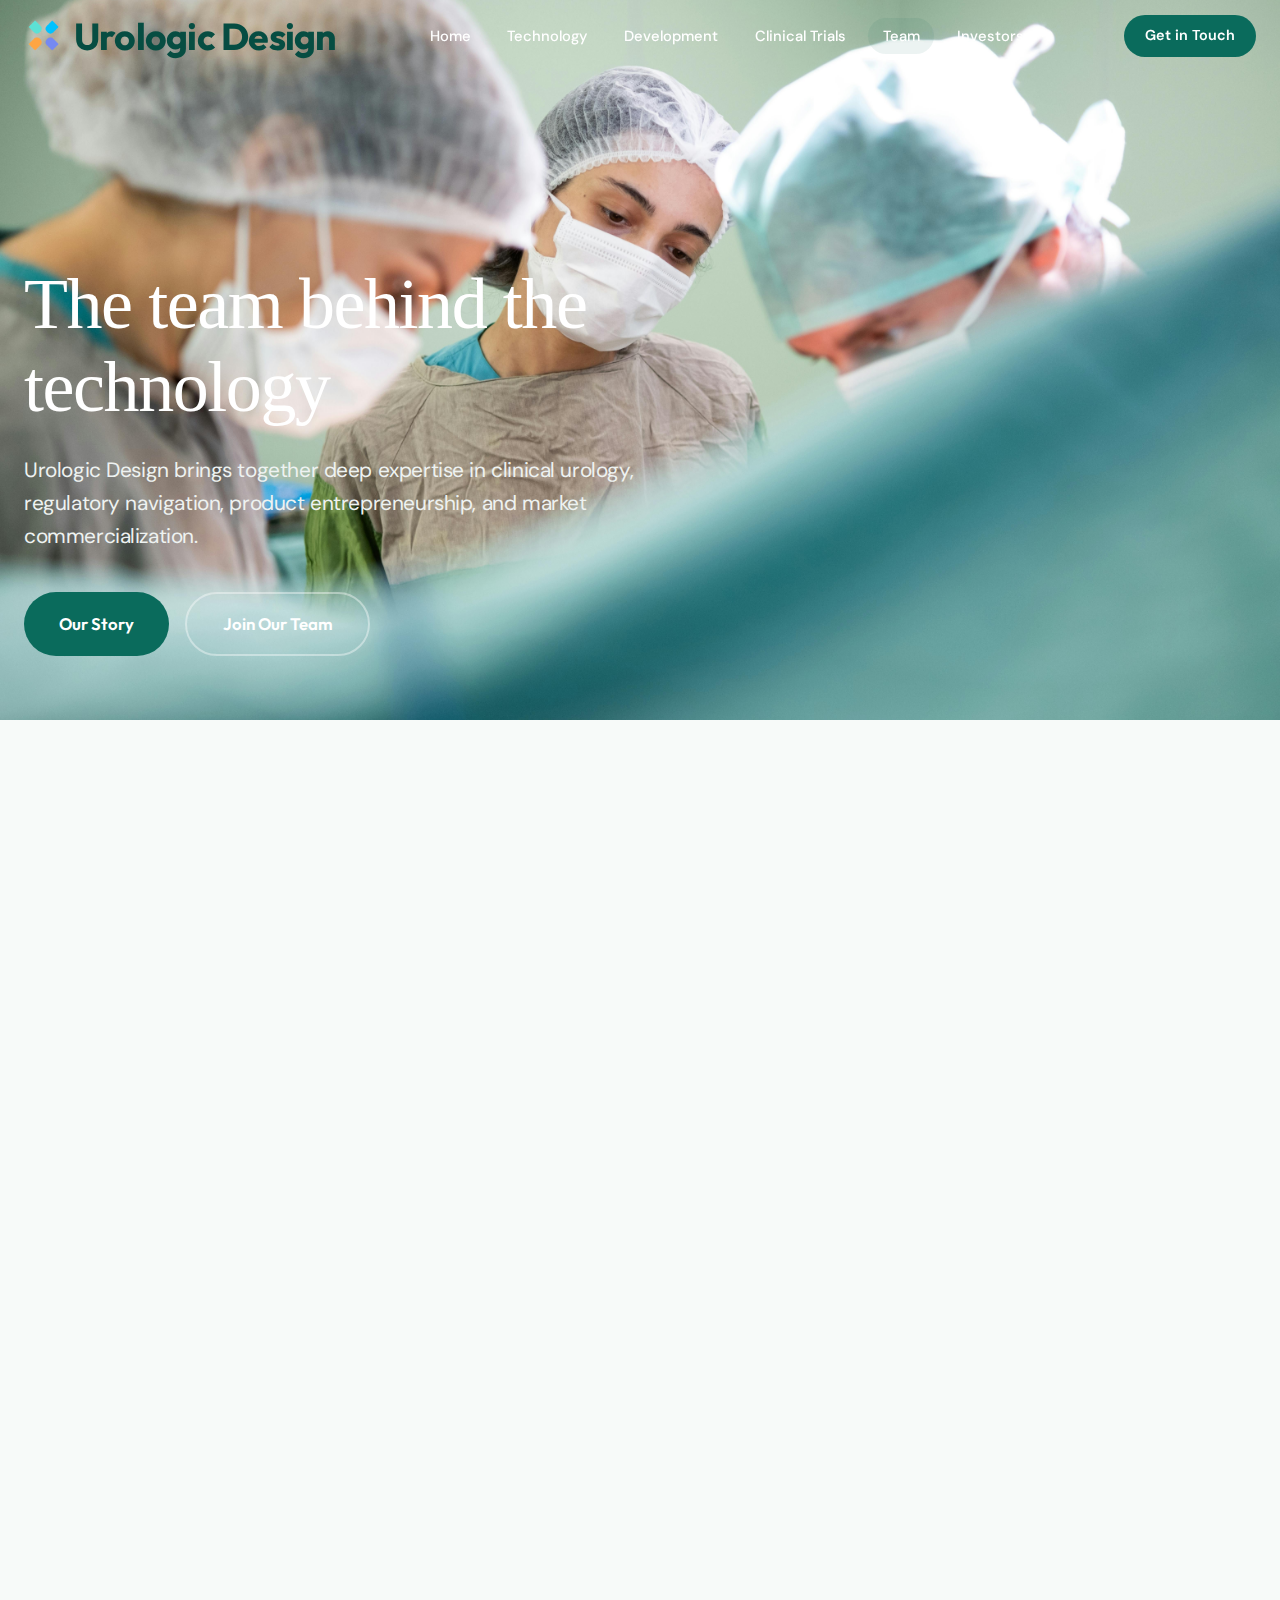
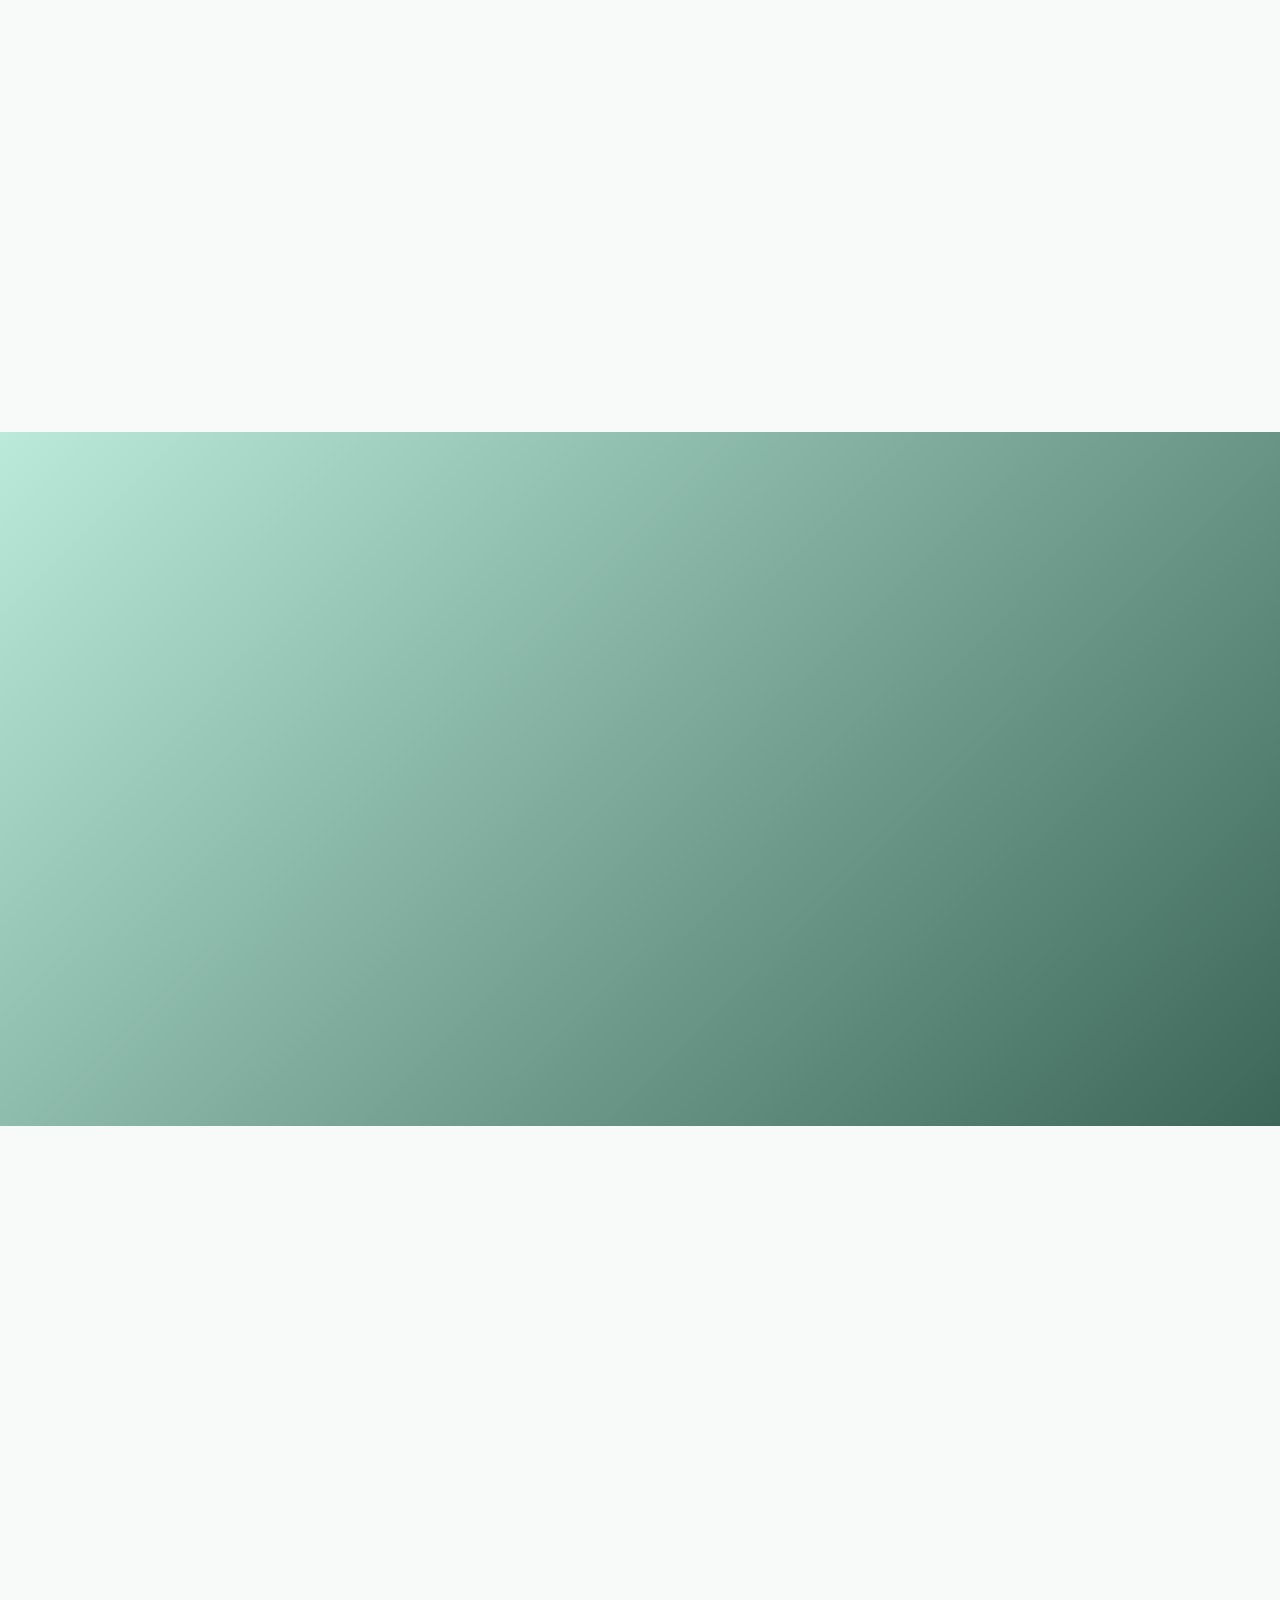
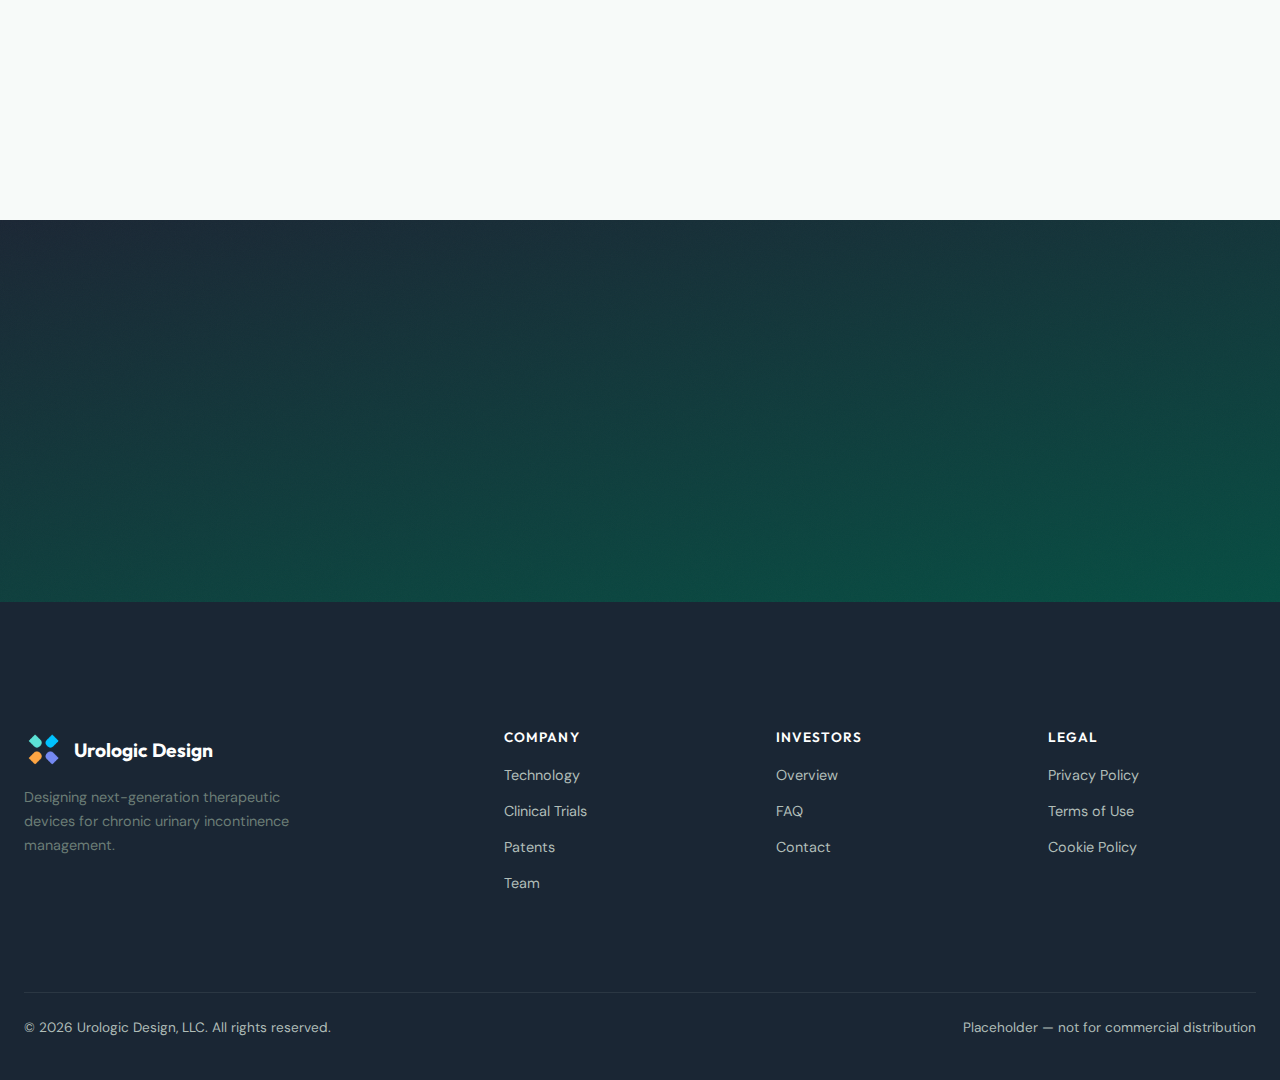
<file: team.html>
<!DOCTYPE html>
<html lang="en">
<head>
  <meta charset="UTF-8">
  <meta name="viewport" content="width=device-width, initial-scale=1.0">
  <title>Team — Uroplug</title>
  <meta name="description" content="Meet the Uroplug leadership team and advisory board.">
  <link rel="preconnect" href="https://fonts.googleapis.com">
  <link rel="preconnect" href="https://fonts.gstatic.com" crossorigin>
  <link href="https://fonts.googleapis.com/css2?family=DM+Sans:ital,opsz,wght@0,9..40,300;0,9..40,400;0,9..40,500;0,9..40,600;1,9..40,400&family=DM+Serif+Display&family=JetBrains+Mono:wght@400;500&family=Outfit:wght@400;500;600;700&display=swap" rel="stylesheet">
  <link rel="stylesheet" href="css/styles.css">
  <script src="js/scripts.js"></script>
</head>
<body>

  <!-- NAVIGATION -->
  <nav class="nav" role="navigation" aria-label="Main navigation">
    <div class="nav__inner">
      <a href="index.html" class="nav__logo">
        <div class="nav__logo-mark">
          <img src="assets/logos/logotrans.png" alt="Uroplug Logo">
        </div>
        Urologic Design
      </a>

      <ul class="nav__links">
        <li><a href="index.html" class="nav__link">Home</a></li>
        <li><a href="technology.html" class="nav__link">Technology</a></li>
        <li><a href="development.html" class="nav__link">Development</a></li>
        <li><a href="clinical-trials.html" class="nav__link">Clinical Trials</a></li>
        <li><a href="team.html" class="nav__link">Team</a></li>
        <li><a href="investors.html" class="nav__link">Investors</a></li>
      </ul>

      <a href="investors.html#contact" class="nav__cta nav__cta--desktop">Get in Touch</a>

      <button class="nav__toggle" aria-label="Toggle menu">
        <span></span><span></span><span></span>
      </button>
    </div>

    <!-- Mobile Menu -->
    <div class="nav__mobile">
      <ul class="nav__mobile-links">
        <li><a href="index.html">Home</a></li>
        <li><a href="technology.html">Technology</a></li>
        <li><a href="development.html">Development</a></li>
        <li><a href="clinical-trials.html">Clinical Trials</a></li>
        <li><a href="team.html">Team</a></li>
        <li><a href="investors.html">Investors</a></li>
      </ul>
      <div style="margin-top:auto;padding-bottom:var(--space-lg);"><a href="investors.html" class="btn btn--primary btn--lg" style="width:100%;justify-content:center;">Get in Touch</a></div>
    </div>
  </nav>

  <!-- ========== HERO — TEAM ========== -->
  <section class="hero hero--align-bottom" style="min-height: 80vh; position: relative;">
    <div class="hero__bg">
      <div class="media-block media-block--hero" style="width:100%;height:100%;">
        <div class="media-block__placeholder" style="min-height:60vh; background: linear-gradient(145deg, #EEF2F1 0%, #D0EDE8 50%, #C2DDD7 100%);">
          <img src="assets/imgs/heroteam.jpg" alt="Team hero img">
        </div>
      </div>
    </div>
    <div class="hero__overlay hero__overlay--gradient"></div>
    <!-- Subtle top-edge fade to blend panels -->
    <div class="hero__panel-topfade"></div>

    <div class="hero__content container">
      <div style="max-width: 620px;">
        <h1 class="hero__title reveal reveal--delay-1">The <em2>team</em2> behind the technology</h1>
        <p class="hero__subtitle reveal reveal--delay-2">
          <b>Urologic Design brings together deep expertise in clinical urology, regulatory navigation, product entrepreneurship, and market commercialization.</b>
        </p>
      </div>
      <div class="hero__actions reveal reveal--delay-3">
        <a href="team.html#origins" class="btn btn--primary btn--lg">Our Story</a>
        <a href="investors.html#contact" class="btn btn--outline-white btn--lg">Join Our Team</a>
      </div>
    </div>
  </section>

  <!-- LEADERSHIP -->
  <section class="section section--off-white">
    <div class="container">
      <div class="section__header text-center reveal">
        <h5>Leadership</h5>
        <p style="margin: var(--space-sm) auto 0;">
          Clinical and entrepreneurial expertise form the foundation of our mission. Decades of industry-leading 
          success in urology, product development, and go-to-market strategy support R&D, operations, marketing, and finance.</p>
      </div>

      <div class="grid grid-2 stagger-children" style="margin-bottom: var(--space-2xl);">
        <div class="team-card card">
          <div class="team-card__photo">
            <a href="https://cbey.yale.edu/our-community/henry-ritter" target="_blank" rel="noopener noreferrer">
              <img src="assets/imgs/imghritter.png">
            </a>
          </div>
          <div class="team-card__name">Henry Ritter, MBA</div>
          <div class="team-card__role">CEO &amp; Co-Founder</div>
          <div class="team-card__bio">MBA, MEM <br>Yale School of Management <br>Previously tenures with McKinsey, Google, Twitter, & New York Times
          </div>
        </div>

        <div class="team-card card">
          <div class="team-card__photo">
            <a href="https://medicine.yale.edu/profile/david-hesse/" target="_blank" rel="noopener noreferrer">
              <img src="assets/imgs/imgdrhesse.jpg">
            </a>
          </div>
          <div class="team-card__name">David G. Hesse, MD</div>
          <div class="team-card__role">CSO &amp; Co-Founder</div>
          <div class="team-card__bio">Associate Professor of Urology <br>Yale School of Medicine</br> Board certified urologist with over 40 years of clinical & research experience</div>
        </div>
    </div>

      <div class="grid grid-2 stagger-children">
        <div class="team-card card">
          <div class="team-card__photo">
            <a href="https://som.yale.edu/faculty-research/faculty-directory/barry-nalebuff" target="_blank" rel="noopener noreferrer">
              <img src="assets/imgs/imgbnalebuff.webp">
            </a>
          </div>
          <div class="team-card__name">Barry Nalebuff, PhD</div>
          <div class="team-card__role">Co-Founder</div>
          <div class="team-card__bio">Milton Steinbach Professor of Business <br>Yale School of Management</br> Former executive at Honest Tea 
            <br>4x exited co-founder</br>
          </div>
        </div>
        <div class="team-card card">
          <div class="team-card__photo">
            <a href="https://medicine.yale.edu/profile/thomas-v-martin/" target="_blank" rel="noopener noreferrer">
              <img src="assets/imgs/imgtmartin.jpg">
            </a>
          </div>
          <div class="team-card__name">Thomas V. Martin, MD</div>
          <div class="team-card__role">Senior Advisor</div>
          <div class="team-card__bio">Associate Professor of Urology <br>Yale School of Medicine</br> Board certified urologist with over 30 years of clinical & research experience</div>
        </div>
      </div>
    </div>
  </section>

<!-- ORIGINS -->
  <section id="origins">
  <section class="section section--primary-gradient">
    <div class="container">
      <div class="split split--reverse">
        <div class="split__content reveal">
          <span class="label">Our Inception</span>
          <h5>It started with a simple idea</h5>
          <p1>
            Dr. Hesse developed the initial prototype for Uroplug in the bathroom of his home. The idea was simple - 
            build a better treatment for a problem that had no adequate existing solutions. Drs. Hesse and Martin have
            treated thousands of patients with chronic urinary incontinence over their decades of clinical practice, 
            and have seen firsthand the profound impact this condition had on quality of life.
          </p1>
          <p1>
             They knew there had to be a better way to help these patients, and set out to build it themselves. 
             What started with a balloon and a tampon evolved into a novel, disposable device that has the potential to transform how urinary incontinence is managed.
          </p1>
        </div>
        <div class="split__media reveal reveal--delay-2">
          <div class="media-block media-block--aspect-4-3">
            <div class="media-block__placeholder">
              <img src="assets/imgs/imgorigin.jpg" alt="Team Photo">
            </div>
          </div>
        </div>
      </div>
    </div>
  </section>

  <!-- CULTURE / VALUES -->
  <section class="section section--muted-gradient">
    <div class="container">
      <div class="split">
        <div class="split__content reveal">
          <span class="label">Our Values</span>
          <h5>Mission-driven from day one</h5>
          <p2>
            Every decision we make starts with the patient. We are a team united by the belief that innovative technology — rigorously developed and thoughtfully delivered — can fundamentally improve how chronic conditions are managed.
          </p2>
          <p2>
            We value scientific integrity, design excellence, and relentless focus on outcomes. We move fast, but never at the expense of safety or quality.
          </p2>
        </div>
        <div class="split__media reveal reveal--delay-2">
          <div class="media-block media-block--aspect-4-3">
            <div class="media-block__placeholder">
              <img src="assets/imgs/imgteam.jpg" alt="Team Photo">
            </div>
          </div>
        </div>
      </div>
    </div>
  </section>

  <!-- JOIN US CTA -->
  <section class="section section--dark-gradient section--tight">
    <div class="noise-overlay"></div>
    <div class="container text-center reveal">
      <h2 style="margin-bottom: var(--space-sm);">Join us</h2>
      <p style="margin: 0 auto var(--space-lg); max-width: 480px; color: var(--color-medium-gray);">
        We're always looking for exceptional people who want to build something meaningful. Get in touch if you'd like to be part of the Uroplug team.
      </p>
      <a href="mailto:careers@uroplug.com" class="btn btn--primary btn--lg">View Open Roles</a>
    </div>
  </section>

  <!-- FOOTER -->
  <footer class="footer">
    <div class="container">
      <div class="footer__grid">
        <div class="footer__brand">
            <a href="index.html" class="footer__logo">
              <div class="nav__logo-mark">
                <img src="assets/logos/logotrans.png" alt="Urologic Design Logo">
              </div>
              Urologic Design
            </a>
          <p class="text-sm" style="max-width: 300px;">Designing next-generation therapeutic devices for chronic urinary incontinence management.</p>
        </div>
        <div class="footer__col"><h4>Company</h4><ul class="footer__links"><li><a href="technology.html">Technology</a></li><li><a href="clinical-trials.html">Clinical Trials</a></li><li><a href="patents.html">Patents</a></li><li><a href="team.html">Team</a></li></ul></div>
        <div class="footer__col"><h4>Investors</h4><ul class="footer__links"><li><a href="investors.html">Overview</a></li><li><a href="investors.html#faq">FAQ</a></li><li><a href="mailto:investors@uroplug.com">Contact</a></li></ul></div>
        <div class="footer__col"><h4>Legal</h4><ul class="footer__links"><li><a href="#">Privacy Policy</a></li><li><a href="#">Terms of Use</a></li><li><a href="#">Cookie Policy</a></li></ul></div>
      </div>
      <div class="footer__bottom">
        <span>&copy; 2026 Urologic Design, LLC. All rights reserved.</span>
        <div class="footer__legal"><span>Placeholder — not for commercial distribution</span></div>
      </div>
    </div>
  </footer>
</body>
</html>
</file>
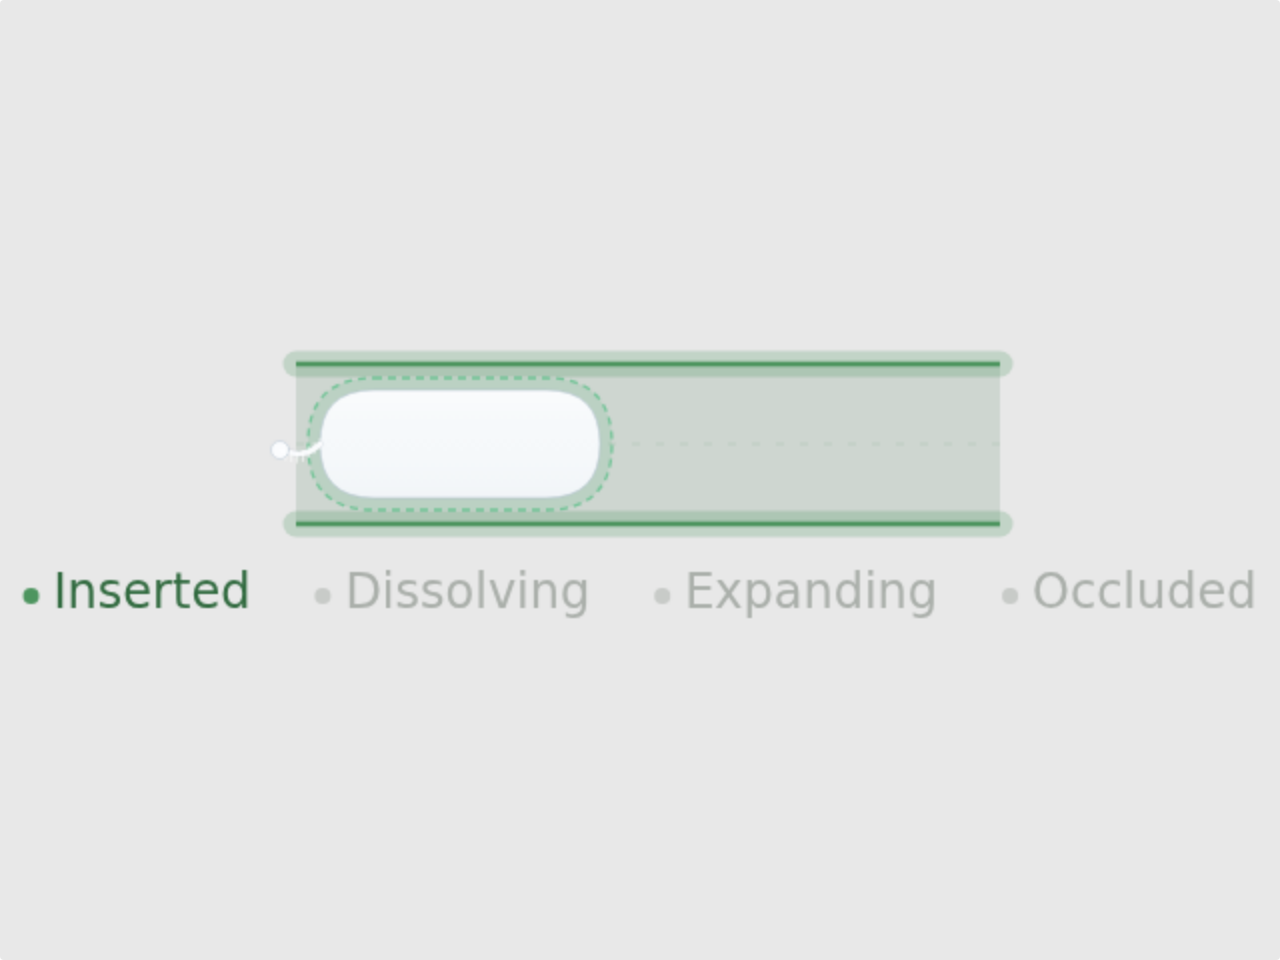
<file: assets/video/plug-animation.html>
<!DOCTYPE html>
<html lang="en">
<head>
  <meta charset="UTF-8">
  <meta name="viewport" content="width=device-width, initial-scale=1.0">
  <title>Device Animation</title>
  <style>
    * { box-sizing: border-box; margin: 0; padding: 0; }
    body { background: transparent; }
    canvas {
      width: 100%;
      display: block;
      border-radius: 4px;
    }
  </style>
</head>
<body>
<canvas id="c"></canvas>
<script>
const canvas = document.getElementById('c');
const ctx = canvas.getContext('2d');
const W = 640, H = 480;
canvas.width = W;
canvas.height = H;

const CY = H / 2 - 18;
const TUBE_H = 80;
const TUBE_TOP = CY - TUBE_H / 2;
const TUBE_BOT = CY + TUBE_H / 2;
const TUBE_LEFT = 148;
const TUBE_RIGHT = 500;
const TUBE_W = TUBE_RIGHT - TUBE_LEFT;

const DEVICE_H_MIN = 54;
const DEVICE_H_MAX = TUBE_H - 4;
const DEVICE_LEN = 140;
const DEVICE_RIGHT_REST = TUBE_LEFT + 152;
const DEVICE_LEFT_REST = DEVICE_RIGHT_REST - DEVICE_LEN;
const STRING_STRANDS = 8;

const TOTAL = 420;
const PHASE_HOLD1 = 60;
const PHASE_DISSOLVE = 60;
const PHASE_EXPAND = 180;

function ease(x) {
  return x < 0.5 ? 4*x*x*x : 1 - Math.pow(-2*x+2,3)/2;
}

function drawRoundedRect(x, y, w, h, r) {
  ctx.beginPath();
  ctx.moveTo(x + r, y);
  ctx.lineTo(x + w - r, y);
  ctx.quadraticCurveTo(x + w, y, x + w, y + r);
  ctx.lineTo(x + w, y + h - r);
  ctx.quadraticCurveTo(x + w, y + h, x + w - r, y + h);
  ctx.lineTo(x + r, y + h);
  ctx.quadraticCurveTo(x, y + h, x, y + h - r);
  ctx.lineTo(x, y + r);
  ctx.quadraticCurveTo(x, y, x + r, y);
  ctx.closePath();
}

function draw(frame) {
  ctx.clearRect(0, 0, W, H);
  ctx.fillStyle = '#e8e8e8';
  ctx.fillRect(0, 0, W, H);

  const lf = frame % TOTAL;
  let dissolveAlpha = 0, expandT = 0;
  if (lf < PHASE_HOLD1) {
    dissolveAlpha = 0; expandT = 0;
  } else if (lf < PHASE_HOLD1 + PHASE_DISSOLVE) {
    dissolveAlpha = (lf - PHASE_HOLD1) / PHASE_DISSOLVE; expandT = 0;
  } else if (lf < PHASE_HOLD1 + PHASE_DISSOLVE + PHASE_EXPAND) {
    dissolveAlpha = 1;
    expandT = ease((lf - PHASE_HOLD1 - PHASE_DISSOLVE) / PHASE_EXPAND);
  } else {
    dissolveAlpha = 1; expandT = 1;
  }

  const deviceH = DEVICE_H_MIN + (DEVICE_H_MAX - DEVICE_H_MIN) * expandT;
  const deviceTop = CY - deviceH / 2;
  const deviceBot = CY + deviceH / 2;
  const deviceLeft = DEVICE_LEFT_REST;
  const deviceRight = DEVICE_RIGHT_REST;

  // lumen fill
  ctx.save();
  ctx.beginPath();
  ctx.rect(TUBE_LEFT, TUBE_TOP, TUBE_W, TUBE_H);
  ctx.clip();
  ctx.fillStyle = 'rgba(30,90,45,0.13)';
  ctx.fillRect(TUBE_LEFT, TUBE_TOP, TUBE_W, TUBE_H);
  ctx.restore();

  // wall glow
  ctx.strokeStyle = 'rgba(60,140,80,0.22)';
  ctx.lineWidth = 13;
  ctx.lineCap = 'round';
  ctx.beginPath(); ctx.moveTo(TUBE_LEFT, TUBE_TOP); ctx.lineTo(TUBE_RIGHT, TUBE_TOP); ctx.stroke();
  ctx.beginPath(); ctx.moveTo(TUBE_LEFT, TUBE_BOT); ctx.lineTo(TUBE_RIGHT, TUBE_BOT); ctx.stroke();
  ctx.lineCap = 'butt';

  // wall lines
  ctx.strokeStyle = 'rgba(60,140,80,0.85)';
  ctx.lineWidth = 2.5;
  ctx.beginPath(); ctx.moveTo(TUBE_LEFT, TUBE_TOP); ctx.lineTo(TUBE_RIGHT, TUBE_TOP); ctx.stroke();
  ctx.beginPath(); ctx.moveTo(TUBE_LEFT, TUBE_BOT); ctx.lineTo(TUBE_RIGHT, TUBE_BOT); ctx.stroke();

  // center dash
  ctx.strokeStyle = 'rgba(60,140,80,0.15)';
  ctx.lineWidth = 0.75;
  ctx.setLineDash([4, 8]);
  ctx.beginPath(); ctx.moveTo(TUBE_LEFT, CY); ctx.lineTo(TUBE_RIGHT, CY); ctx.stroke();
  ctx.setLineDash([]);

  // gelatin casing
  if (dissolveAlpha < 1) {
    const alpha = 1 - dissolveAlpha;
    const pad = 6;
    const gL = deviceLeft - pad, gR = deviceRight + pad;
    const gT = Math.max(deviceTop - pad, TUBE_TOP + 1);
    const gB = Math.min(deviceBot + pad, TUBE_BOT - 1);
    const gRx = (gB - gT) / 2;

    ctx.save();
    ctx.beginPath();
    ctx.rect(TUBE_LEFT, TUBE_TOP, TUBE_W, TUBE_H);
    ctx.clip();
    drawRoundedRect(gL, gT, gR - gL, gB - gT, gRx);
    ctx.fillStyle = `rgba(80,180,120,${alpha * 0.15})`;
    ctx.fill();
    ctx.strokeStyle = `rgba(80,190,130,${alpha * 0.7})`;
    ctx.lineWidth = 1.3;
    ctx.setLineDash([4, 3]);
    ctx.stroke();
    ctx.setLineDash([]);

    if (dissolveAlpha > 0.3) {
      const pa = (dissolveAlpha - 0.3) / 0.7;
      const seed = Math.floor(lf / 2);
      ctx.fillStyle = `rgba(80,190,130,${pa * 0.55})`;
      for (let i = 0; i < 10; i++) {
        const gW = gR - gL, gH = gB - gT;
        const px = gL + ((i * 137 + seed * 31) % gW);
        const py = gT + ((i * 97 + seed * 17) % gH);
        ctx.beginPath();
        ctx.arc(px, py, 1 + (i % 3), 0, Math.PI * 2);
        ctx.fill();
      }
    }
    ctx.restore();
  }

  // device body
  ctx.save();
  ctx.beginPath();
  ctx.rect(TUBE_LEFT, TUBE_TOP + 2, TUBE_W, TUBE_H - 4);
  ctx.clip();

  const dRx = deviceH / 2;
  drawRoundedRect(deviceLeft, deviceTop, deviceRight - deviceLeft, deviceH, dRx);
  ctx.fillStyle = 'rgba(248,250,253,0.97)';
  ctx.fill();

  const sheen = ctx.createLinearGradient(deviceLeft, deviceTop, deviceLeft, deviceBot);
  sheen.addColorStop(0,    'rgba(255,255,255,0.5)');
  sheen.addColorStop(0.35, 'rgba(255,255,255,0.0)');
  sheen.addColorStop(1,    'rgba(200,210,220,0.1)');
  ctx.fillStyle = sheen;
  drawRoundedRect(deviceLeft, deviceTop, deviceRight - deviceLeft, deviceH, dRx);
  ctx.fill();

  ctx.strokeStyle = 'rgba(180,195,210,0.55)';
  ctx.lineWidth = 1;
  drawRoundedRect(deviceLeft, deviceTop, deviceRight - deviceLeft, deviceH, dRx);
  ctx.stroke();

  if (expandT > 0) {
    ctx.strokeStyle = 'rgba(160,180,200,0.2)';
    ctx.lineWidth = 0.75;
    const innerW = (deviceRight - deviceLeft) - 2 * dRx;
    for (let i = 1; i < 4; i++) {
      const lx = deviceLeft + dRx + innerW * (i / 4);
      ctx.beginPath(); ctx.moveTo(lx, deviceTop + 6); ctx.lineTo(lx, deviceBot - 6); ctx.stroke();
    }
  }
  ctx.restore();

  // removal string
  const sx = deviceLeft;
  const ex = TUBE_LEFT - 8;
  const strLen = sx - ex;

  ctx.save();
  ctx.lineCap = 'round';

  ctx.strokeStyle = 'rgba(180,190,200,0.35)';
  ctx.lineWidth = 3.5;
  ctx.beginPath();
  ctx.moveTo(sx, CY);
  ctx.bezierCurveTo(sx - strLen * 0.35, CY + 7, sx - strLen * 0.65, CY + 5, ex, CY + 3);
  ctx.stroke();

  ctx.strokeStyle = 'rgba(252,253,255,0.95)';
  ctx.lineWidth = 2.5;
  ctx.beginPath();
  ctx.moveTo(sx, CY);
  ctx.bezierCurveTo(sx - strLen * 0.35, CY + 7, sx - strLen * 0.65, CY + 5, ex, CY + 3);
  ctx.stroke();

  for (let i = 0; i < STRING_STRANDS; i++) {
    const progress = i / (STRING_STRANDS - 1);
    const bx = sx - strLen * progress;
    const mainY = CY + (progress < 0.5
      ? progress * 2 * 7
      : (1 - (progress - 0.5) * 2) * 7 + (progress - 0.5) * 2 * 5);
    const tick = (i % 2 === 0) ? 2.5 : -2.5;
    ctx.strokeStyle = 'rgba(255,255,255,0.6)';
    ctx.lineWidth = 1;
    ctx.beginPath();
    ctx.moveTo(bx, mainY - tick);
    ctx.lineTo(bx, mainY + tick);
    ctx.stroke();
  }

  ctx.beginPath();
  ctx.arc(ex, CY + 3, 4.5, 0, Math.PI * 2);
  ctx.fillStyle = 'rgba(252,253,255,0.95)';
  ctx.fill();
  ctx.strokeStyle = 'rgba(200,210,220,0.7)';
  ctx.lineWidth = 1;
  ctx.stroke();
  ctx.restore();

  // phase labels
  const phase = lf < PHASE_HOLD1 ? 0 :
                lf < PHASE_HOLD1 + PHASE_DISSOLVE ? 1 :
                lf < PHASE_HOLD1 + PHASE_DISSOLVE + PHASE_EXPAND ? 2 : 3;

  const labels = ['Inserted', 'Dissolving', 'Expanding', 'Occluded'];
  const dotY = TUBE_BOT + 36;
  const DOT_R = 4;
  const DOT_TEXT_GAP = 7;
  const FONT_SIZE = 24;
  const ITEM_GAP = 32;

  ctx.font = `500 ${FONT_SIZE}px system-ui,sans-serif`;
  const textWidths = labels.map(l => ctx.measureText(l).width);
  const itemWidths = textWidths.map(tw => DOT_R * 2 + DOT_TEXT_GAP + tw);
  const totalW = itemWidths.reduce((a, b) => a + b, 0) + ITEM_GAP * (labels.length - 1);
  let cursor = W / 2 - totalW / 2;

  labels.forEach((l, i) => {
    const active = i === phase;
    const dotX = cursor + DOT_R;
    const textX = cursor + DOT_R * 2 + DOT_TEXT_GAP;

    ctx.beginPath();
    ctx.arc(dotX, dotY, DOT_R, 0, Math.PI * 2);
    ctx.fillStyle = active ? 'rgba(60,140,80,0.9)' : 'rgba(140,150,140,0.35)';
    ctx.fill();

    ctx.font = active ? `500 ${FONT_SIZE}px system-ui,sans-serif` : `400 ${FONT_SIZE}px system-ui,sans-serif`;
    ctx.fillStyle = active ? 'rgba(40,100,55,0.95)' : 'rgba(120,130,120,0.55)';
    ctx.textAlign = 'left';
    ctx.textBaseline = 'middle';
    ctx.fillText(l, textX, dotY);

    cursor += itemWidths[i] + ITEM_GAP;
  });
}

let frame = 0;
function loop() { draw(frame++); requestAnimationFrame(loop); }
loop();
</script>
</body>
</html>
</file>
<file: css/styles.css>
/* ============================================
   MEDVANCE — Medical Device Startup Website
   Color System: Cool tones inspired by Maven Clinic
   Layout: Clean tech-forward inspired by Neuralink
   ============================================ */

/* --- CSS VARIABLES --- */
:root {
  /* Primary palette — cool greens and teals */
  --color-primary: #0A6B5C;
  --color-primary-light: #0E8C78;
  --color-primary-dark: #064D42;
  --color-primary-muted: #D0EDE8;

  /* Secondary palette — slate blues */
  --color-secondary: #2D3E50;
  --color-secondary-light: #3E5468;
  --color-secondary-dark: #1A2634;
  --color-secondary-scheme: #1ca18b; 

  /* Accent — warm coral for CTAs */
  --color-accent: #E8734A;
  --color-accent-hover: #D4612F;

  /* Neutrals */
  --color-white: #FFFFFF;
  --color-off-white: #F7FAF9;
  --color-light-gray: #EEF2F1;
  --color-medium-gray: #B0BDB8;
  --color-dark-gray: #6B7D76;
  --color-near-black: #0F1F1B;

  /* Surfaces */
  --surface-glass: rgba(10, 107, 92, 0.04);
  --surface-glass-strong: rgba(10, 107, 92, 0.08);
  --surface-dark-glass: rgba(15, 31, 27, 0.85);

  /* Typography */
  --font-display: 'Instrument Serif', Georgia, serif;
  --font-heading: 'Outfit', 'Helvetica Neue', sans-serif;
  --font-body: 'DM Sans', 'Helvetica Neue', sans-serif;
  --font-mono: 'JetBrains Mono', 'Fira Code', monospace;

  /* Spacing scale */
  --space-xs: 0.5rem;
  --space-sm: 1rem;
  --space-md: 1.5rem;
  --space-lg: 2.5rem;
  --space-xl: 4rem;
  --space-2xl: 6rem;
  --space-3xl: 8rem;

  /* Layout */
  --max-width: 1280px;
  --max-width-narrow: 900px;
  --nav-height: 72px;
  --border-radius: 12px;
  --border-radius-lg: 20px;
  --border-radius-pill: 999px;

  /* Transitions */
  --ease-out: cubic-bezier(0.16, 1, 0.3, 1);
  --ease-in-out: cubic-bezier(0.65, 0, 0.35, 1);
  --transition-fast: 0.2s var(--ease-out);
  --transition-medium: 0.4s var(--ease-out);
  --transition-slow: 0.7s var(--ease-out);
}

/* --- RESET & BASE --- */
*, *::before, *::after {
  margin: 0;
  padding: 0;
  box-sizing: border-box;
}

html {
  scroll-behavior: smooth;
  -webkit-font-smoothing: antialiased;
  -moz-osx-font-smoothing: grayscale;
}

body {
  font-family: var(--font-body);
  font-size: 16px;
  line-height: 1.65;
  color: var(--color-secondary-dark);
  background-color: var(--color-off-white);
  overflow-x: hidden;
}

img, video {
  max-width: 100%;
  height: auto;
  display: block;
}

a {
  color: inherit;
  text-decoration: none;
}

button {
  border: none;
  background: none;
  cursor: pointer;
  font-family: inherit;
}

/* --- TYPOGRAPHY --- */
h1, h2, h3, h4, h5, h6 {
  line-height: 1.15;
  font-weight: 600;
}

em {
  color:#0A6B5C
}

h1 {
  font-family: var(--font-display);
  font-size: clamp(2.8rem, 6vw, 4.5rem);
  font-weight: 400;
  letter-spacing: -0.02em;
  color: var(--color-white);
}

h2 {
  font-family: var(--font-heading);
  font-size: clamp(2rem, 4vw, 3rem);
  font-weight: 600;
  letter-spacing: -0.015em;
}

h3 {
  font-family: var(--font-heading);
  font-size: clamp(1.35rem, 2.5vw, 1.75rem);
  font-weight: 600;
}

h4 {
  font-family: var(--font-heading);
  font-size: 1.15rem;
  font-weight: 600;
}

p {
  font-size: 1.05rem;
  color: var(--color-dark-gray);
  max-width: 68ch;
}

p1 {
  font-size: 1.05rem;
  color: var(--color-off-white);
  max-width: 68ch;
}

.text-sm { font-size: 0.9rem; }
.text-lg { font-size: 1.2rem; }
.text-xl { font-size: 1.4rem; line-height: 1.5; }
.text-center { text-align: center; }
.text-white { color: var(--color-white); }
.text-primary { color: var(--color-primary); }
.text-accent { color: var(--color-accent); }
.text-muted { color: var(--color-dark-gray); }

.label {
  font-family: var(--font-mono);
  font-size: 1.15rem;
  font-weight: 500;
  text-transform: uppercase;
  letter-spacing: 0.12em;
  color: var(--color-primary);
}

/* --- LAYOUT UTILITIES --- */
.container {
  width: 100%;
  max-width: var(--max-width);
  margin: 0 auto;
  padding: 0 var(--space-md);
}

.container--narrow {
  max-width: var(--max-width-narrow);
}

.flex { display: flex; }
.flex-col { flex-direction: column; }
.flex-wrap { flex-wrap: wrap; }
.items-center { align-items: center; }
.items-start { align-items: flex-start; }
.justify-center { justify-content: center; }
.justify-between { justify-content: space-between; }
.gap-xs { gap: var(--space-xs); }
.gap-sm { gap: var(--space-sm); }
.gap-md { gap: var(--space-md); }
.gap-lg { gap: var(--space-lg); }
.gap-xl { gap: var(--space-xl); }

.grid {
  display: grid;
  gap: var(--space-lg);
}

.grid-2 { grid-template-columns: repeat(2, 1fr); }
.grid-3 { grid-template-columns: repeat(3, 1fr); }
.grid-4 { grid-template-columns: repeat(4, 1fr); }

/* --- NAVIGATION --- */
.nav {
  position: fixed;
  top: 0;
  left: 0;
  right: 0;
  height: var(--nav-height);
  z-index: 1000;
  transition: background var(--transition-medium), box-shadow var(--transition-medium);
}

.nav--scrolled {
  background: rgba(247, 250, 249, 0.92);
  backdrop-filter: blur(20px);
  -webkit-backdrop-filter: blur(20px);
  box-shadow: 0 1px 0 rgba(10, 107, 92, 0.08);
}

/* White links on page load (no scroll class present) */
.nav:not(.nav--scrolled) .nav__link {
  color: var(--color-white);
}

/* Restore default color once scrolled */
.nav--scrolled .nav__link {
  color: var(--color-secondary);
}

/* Mobile fix for white navbar background */
.nav:not(.nav--scrolled) .nav__toggle span {
  background: var(--color-white);
}

.nav__inner {
  max-width: var(--max-width);
  margin: 0 auto;
  padding: 0 var(--space-md);
  height: 100%;
  display: flex;
  align-items: center;
  justify-content: space-between;
}

.nav__logo {
  display: flex;
  align-items: center;
  gap: 10px;
  font-family: var(--font-heading);
  font-size: 2.35rem;
  font-weight: 700;
  color: var(--color-primary-dark);
  letter-spacing: -0.02em;
}

.nav__logo-mark {
    width: 40px;
    height: 40px;
    border-radius: 10px;
    display: flex;
    align-items: center;
    justify-content: center;
    overflow: hidden;
}

.nav__logo-mark img {
    width: 100%;
    height: 100%;
    object-fit: contain;
}

.nav__links {
  display: flex;
  align-items: center;
  gap: var(--space-xs);
  list-style: none;
}

.nav__link {
  padding: 0.5rem 0.9rem;
  font-size: 0.92rem;
  font-weight: 500;
  color: var(--color-secondary);
  border-radius: var(--border-radius-pill);
  transition: color var(--transition-fast), background var(--transition-fast);
  white-space: nowrap;
}

.nav__link:hover,
.nav__link--active {
  color: var(--color-primary);
  background: var(--surface-glass-strong);
}

.nav__cta {
  margin-left: var(--space-xs);
  padding: 0.55rem 1.3rem;
  font-size: 0.9rem;
  font-weight: 600;
  color: var(--color-white);
  background: var(--color-primary);
  border-radius: var(--border-radius-pill);
  transition: background var(--transition-fast), transform var(--transition-fast);
}

.nav__cta:hover {
  background: var(--color-primary-dark);
  transform: translateY(-1px);
}

/* Mobile menu toggle */
.nav__toggle {
  display: none;
  width: 28px;
  height: 20px;
  flex-direction: column;
  justify-content: space-between;
  cursor: pointer;
}

.nav__toggle span {
  display: block;
  height: 2px;
  background: var(--color-secondary-dark);
  border-radius: 2px;
  transition: transform var(--transition-fast), opacity var(--transition-fast);
}

.nav__toggle--active span:nth-child(1) {
  transform: translateY(9px) rotate(45deg);
}
.nav__toggle--active span:nth-child(2) {
  opacity: 0;
}
.nav__toggle--active span:nth-child(3) {
  transform: translateY(-9px) rotate(-45deg);
}

/* Mobile nav overlay */
.nav__mobile {
  display: none;
  position: fixed;
  top: var(--nav-height);
  left: 0;
  right: 0;
  bottom: 0;
  background: rgba(247, 250, 249, 0.97);
  backdrop-filter: blur(20px);
  z-index: 999;
  padding: var(--space-lg) var(--space-md);
}

.nav__mobile--open { display: flex; flex-direction: column; }

/* On mobile, nav bar is always solid white */
@media (max-width: 768px) {
  .nav {
    background: rgba(247, 250, 249, 0.97);
    backdrop-filter: blur(20px);
    -webkit-backdrop-filter: blur(20px);
    box-shadow: 0 1px 0 rgba(10, 107, 92, 0.08);
  }
}

/* Remove nav link color change on mobile */
@media (min-width: 769px) {
  .nav:not(.nav--scrolled) .nav__link {
    color: var(--color-white);
  }

  .nav:not(.nav--scrolled) .nav__toggle span {
    background: var(--color-white);
  }
}

.nav__mobile-links {
  list-style: none;
  display: flex;
  flex-direction: column;
  gap: var(--space-xs);
}

.nav__mobile-links a {
  display: block;
  padding: var(--space-sm) 0;
  font-family: var(--font-heading);
  font-size: 1.4rem;
  font-weight: 600;
  color: var(--color-secondary-dark);
  border-bottom: 1px solid var(--color-light-gray);
  transition: color var(--transition-fast);
}

.nav__mobile-links a:hover,
.nav__mobile-links a.nav__link--active {
  color: var(--color-primary);
}

/* --- BUTTONS --- */
.btn {
  display: inline-flex;
  align-items: center;
  gap: 8px;
  padding: 0.8rem 1.8rem;
  font-family: var(--font-heading);
  font-size: 0.95rem;
  font-weight: 600;
  border-radius: var(--border-radius-pill);
  transition: all var(--transition-fast);
  white-space: nowrap;
  cursor: pointer;
}

.btn--primary {
  background: var(--color-primary);
  color: var(--color-white);
}
.btn--primary:hover {
  background: var(--color-white);
  color: var(--color-primary);
  transform: translateY(-2px);
  box-shadow: 0 8px 25px rgba(10, 107, 92, 0.25);
}

.btn--accent {
  background: var(--color-accent);
  color: var(--color-white);
}
.btn--accent:hover {
  background: var(--color-accent-hover);
  transform: translateY(-2px);
  box-shadow: 0 8px 25px rgba(232, 115, 74, 0.25);
}

.btn--outline {
  background: var(--color-white);
  color: var(--color-primary);
  border: 2px solid var(--color-white);
}
.btn--outline:hover {
  background: var(--color-primary-dark);
  color: var(--color-white);
  border: 2px solid var(--color-primary-dark);
  transform: translateY(-2px);
}

.btn--outline-white {
  background: transparent;
  color: var(--color-white);
  border: 2px solid rgba(255,255,255,0.4);
}
.btn--outline-white:hover {
  background: rgba(255,255,255,0.15);
  border-color: rgba(255,255,255,0.7);
}

.btn--ghost {
  background: transparent;
  color: var(--color-primary);
  padding: 0.5rem 0;
}
.btn--ghost:hover {
  color: var(--color-primary-dark);
}
.btn--ghost .arrow {
  transition: transform var(--transition-fast);
}
.btn--ghost:hover .arrow {
  transform: translateX(4px);
}

.btn--lg {
  padding: 1rem 2.2rem;
  font-size: 1.05rem;
}

/* --- SECTIONS --- */
.section {
  padding: var(--space-3xl) 0;
  position: relative;
}

.section--tight {
  padding: var(--space-xl) 0;
}

.section--flush { padding: 0; }

.section__header {
  margin-bottom: var(--space-xl);
}

.section__header .label {
  margin-bottom: var(--space-sm);
  display: block;
}

.section__header p {
  margin-top: var(--space-sm);
}

/* Section background variants */
.section--white { background: var(--color-white); }
.section--off-white { background: var(--color-off-white); }
.section--light { background: var(--color-light-gray); }
.section--primary-muted { background: var(--color-primary-muted); }
.section--secondary-scheme { background: var(--color-secondary-scheme); }
.section--primary-gradient { background: linear-gradient(135deg, rgba(176, 231, 213, 0.85), rgba(27, 77, 60, 0.85))}

.section--dark {
  background: var(--color-secondary-dark);
  color: var(--color-white);
}
.section--dark h2,
.section--dark h3 { color: var(--color-white); }
.section--dark p { color: var(--color-medium-gray); }
.section--dark .label { color: var(--color-primary-light); }

.section--gradient {
  background: linear-gradient(170deg, var(--color-off-white) 0%, var(--color-primary-muted) 100%);
}

.section--dark-gradient {
  background: linear-gradient(170deg, var(--color-secondary-dark) 0%, var(--color-primary-dark) 100%);
  color: var(--color-white);
}
.section--dark-gradient h1,
.section--dark-gradient h2,
.section--dark-gradient h3 { color: var(--color-white); }
.section--dark-gradient p { color: rgba(255,255,255,0.7); }
.section--dark-gradient .label { color: var(--color-primary-light); }

/* --- HERO SECTIONS --- */
.hero {
  min-height: 100vh;
  display: flex;
  align-items: center;
  position: relative;
  overflow: hidden;
  padding-top: var(--nav-height);
}

.hero__bg {
  position: absolute;
  top: 0;
  left: 0;
  width: 100%;
  height: 100%;
  z-index: 2;
}

.hero__bg video,
.hero__bg img {
  width: 100%;
  height: 100%;
  object-fit: cover;
}

.hero__bg video::after {
    content: '';
    position: absolute;
    top: 0;
    left: 0;
    width: 100%;
    height: 100%;
    background: linear-gradient(135deg, rgba(0, 61, 102, 0.85), rgba(0, 40, 71, 0.9));
}

.hero__overlay {
  position: absolute;
  top: 0;
  left: 0;
  width: 100%;
  height: 100%;
  z-index: 1;
}

.hero__overlay--gradient {
  background: linear-gradient(180deg,
    rgba(247, 250, 249, 0.95) 0%,
    rgba(247, 250, 249, 0.7) 50%,
    rgba(247, 250, 249, 0.95) 100%
  );
}

.hero__overlay--dark {
  background: linear-gradient(180deg,
    rgba(15, 31, 27, 0.8) 0%,
    rgba(15, 31, 27, 0.5) 50%,
    rgba(15, 31, 27, 0.9) 100%
  );
}

.hero__content {
  position: relative;
  z-index: 2;
  width: 100%;
}

.hero__badge {
  display: inline-flex;
  align-items: center;
  gap: 8px;
  padding: 0.4rem 1rem;
  background: var(--surface-glass-strong);
  border: 1px solid rgba(10, 107, 92, 0.12);
  border-radius: var(--border-radius-pill);
  font-family: var(--font-mono);
  font-size: 0.75rem;
  text-transform: uppercase;
  letter-spacing: 0.1em;
  color: var(--color-primary);
  margin-bottom: var(--space-md);
}

.hero__badge--dark {
  background: rgba(14, 140, 120, 0.15);
  border-color: rgba(14, 140, 120, 0.25);
  color: var(--color-primary-light);
}

.hero__badge .dot {
  width: 6px;
  height: 6px;
  border-radius: 50%;
  background: var(--color-primary-light);
  animation: pulse-dot 2s ease-in-out infinite;
}

@keyframes pulse-dot {
  0%, 100% { opacity: 1; }
  50% { opacity: 0.3; }
}

.hero__title {
  margin-bottom: var(--space-md);
}

.hero__subtitle {
  font-family: var(--font-body);
  font-size: clamp(1.1rem, 2vw, 1.3rem);
  color: var(--color-light-gray);
  max-width: 650px;
  margin-bottom: var(--space-lg);
  line-height: 1.6;
  letter-spacing: -0.02em;
  font-weight: 300;  
}

.hero__actions {
  display: flex;
  gap: var(--space-sm);
  flex-wrap: wrap;
}

/* --- MEDIA CONTAINERS (dynamic divs for video/images) --- */
.media-block {
  position: relative;
  overflow: hidden;
  border-radius: var(--border-radius-lg);
  background: var(--color-light-gray);
}

.media-block--rounded { 
  border-radius: var(--border-radius); 
}

.media-block--hero { 
  border-radius: 0; 
}

.media-block--aspect-16-9 { 
  aspect-ratio: 16 / 9; 
}

.media-block--aspect-4-3 { 
  aspect-ratio: 4 / 3; 
}

.media-block--aspect-1-1 { 
  aspect-ratio: 1 / 1; 
}

.media-block--aspect-3-2 {
  aspect-ratio: 3 / 2; 
}

.media-block video,
.media-block img {
  width: 100%;
  height: 100%;
  object-fit: cover;
}

.media-block__placeholder {
  width: 100%;
  height: 100%;
  min-height: 300px;
  display: flex;
  align-items: center;
  justify-content: center;
  flex-direction: column;
  gap: var(--space-sm);
  background: linear-gradient(135deg, var(--color-light-gray) 0%, var(--color-primary-muted) 100%);
  color: var(--color-dark-gray);
  font-size: 0.9rem;
}

.media-block__placeholder-icon {
  width: 48px;
  height: 48px;
  border-radius: 12px;
  background: rgba(10, 107, 92, 0.1);
  display: flex;
  align-items: center;
  justify-content: center;
}

.media-block__placeholder-icon svg {
  width: 24px;
  height: 24px;
  stroke: var(--color-primary);
}

/* Product video background section */
.section--product-video {
  position: relative;
  overflow: hidden;
  min-height: 95vh;
  background: var(--color-secondary-dark);
}

.product-bg-video {
  position: absolute;
  top: 0;
  left: 0;
  width: 100%;
  height: 100%;
  object-fit: cover;
  z-index: 0;
}

.product-bg-video__overlay {
  position: absolute;
  inset: 0;
  background: transparent;
  z-index: 1;
}

.section--product-video .container {
  position: relative;
  z-index: 2;
}


.section--product-video p {
  color: var(--color-primary);
}


/* Floating image wrapper */
.floating-image {
  position: absolute;
  z-index: 5;
  border-radius: var(--border-radius);
  overflow: hidden;
  box-shadow: 0 20px 60px rgba(0, 0, 0, 0.15);
  animation: float 6s ease-in-out infinite;
}

.floating-image--sm { width: 120px; height: 120px; }
.floating-image--md { width: 200px; height: 200px; }
.floating-image--lg { width: 300px; height: 240px; }

@keyframes float {
  0%, 100% { transform: translateY(0); }
  50% { transform: translateY(-12px); }
}

.floating-image--delay-1 { animation-delay: 2s; }
.floating-image--delay-2 { animation-delay: 4s; }
.floating-image--delay-3 { animation-delay: 6s; }

/* --- CARDS --- */
.card {
  background: var(--color-white);
  border-radius: var(--border-radius-lg);
  padding: var(--space-lg);
  border: 1px solid rgba(10, 107, 92, 0.06);
  transition: transform var(--transition-medium), box-shadow var(--transition-medium);
}

.card:hover {
  transform: translateY(-4px);
  box-shadow: 0 20px 50px rgba(10, 107, 92, 0.08);
}

.card--dark {
  background: var(--color-secondary-dark);
  border-color: rgba(255,255,255,0.06);
}
.card--dark:hover {
  box-shadow: 0 20px 50px rgba(0, 0, 0, 0.3);
}

.card--glass {
  background: rgba(255, 255, 255, 0.6);
  backdrop-filter: blur(12px);
  border: 1px solid rgba(255, 255, 255, 0.5);
}

.card__icon {
  width: 72px;
  height: 72px;
  border-radius: 14px;
  background: var(--color-primary-muted);
  display: flex;
  align-items: center;
  justify-content: center;
  margin-left: 113px;
  margin-bottom: var(--space-md);
}

.card__icon svg {
  width: 34px;
  height: 34px;
  stroke: var(--color-primary);
}

.card__icon--accent {
  background: var(--color-primary-muted);
}
.card__icon--accent svg {
  stroke: var(--color-primary);
}

.card h3 {
  margin-bottom: var(--space-xs);
}

.card p {
  font-size: 0.95rem;
}

/* Feature card with image */
.feature-card {
  display: flex;
  flex-direction: column;
  overflow: hidden;
  border-radius: var(--border-radius-lg);
  background: var(--color-white);
  border: 1px solid rgba(10, 107, 92, 0.06);
  transition: transform var(--transition-medium), box-shadow var(--transition-medium);
}

.feature-card:hover {
  transform: translateY(-4px);
  box-shadow: 0 20px 50px rgba(10, 107, 92, 0.08);
}

.feature-card__media {
  aspect-ratio: 16/9;
  overflow: hidden;
  background: linear-gradient(135deg, var(--color-light-gray), var(--color-primary-muted));
}

.feature-card__body {
  padding: var(--space-md) var(--space-lg);
}

/* Stat card */
.stat-card {
  text-align: center;
  padding: var(--space-lg);
}

.stat-card__number {
  font-family: var(--font-body);
  font-size: clamp(2.5rem, 5vw, 3.5rem);
  font-weight: 400;
  color: var(--color-primary);
  line-height: 1;
  margin-bottom: var(--space-xs);
}

.stat-card__label {
  font-size: 0.95rem;
  color: var(--color-dark-gray);
}

/* --- SPLIT LAYOUT (text + media side by side) --- */
.split {
  display: grid;
  grid-template-columns: 1fr 1fr;
  gap: var(--space-xl);
  align-items: center;
}

.split--reverse .split__content { order: 2; }
.split--reverse .split__media { order: 1; }

.split__content {
  display: flex;
  flex-direction: column;
  gap: var(--space-md);
}

.split__media {
  position: relative;
}

/* --- TIMELINE --- */
.timeline {
  position: relative;
  padding-left: var(--space-xl);
}

.timeline::before {
  content: '';
  position: absolute;
  left: 12px;
  top: 8px;
  bottom: 8px;
  width: 2px;
  background: linear-gradient(to bottom, var(--color-primary), var(--color-primary-muted));
}

.timeline__item {
  position: relative;
  padding-bottom: var(--space-lg);
}

.timeline__item:last-child { padding-bottom: 0; }

.timeline__dot {
  position: absolute;
  left: calc(-1 * var(--space-xl) + 6px);
  top: 6px;
  width: 14px;
  height: 14px;
  border-radius: 50%;
  background: var(--color-primary);
  border: 3px solid var(--color-off-white);
}

.timeline__date {
  font-family: var(--font-mono);
  font-size: 0.78rem;
  text-transform: uppercase;
  letter-spacing: 0.08em;
  color: var(--color-primary);
  margin-bottom: 4px;
}

/* --- TEAM GRID --- */
.team-card {
  text-align: center;
}

.team-card__photo {
  width: 140px;
  height: 140px;
  border-radius: 50%;
  overflow: hidden;
  margin: 0 auto var(--space-sm);
  background: linear-gradient(135deg, var(--color-primary-muted), var(--color-light-gray));
  display: flex;
  align-items: center;
  justify-content: center;
  font-family: var(--font-heading);
  font-size: 2.5rem;
  font-weight: 700;
  color: var(--color-primary);
}

.team-card__name {
  font-family: var(--font-heading);
  font-weight: 600;
  margin-bottom: 2px;
}

.team-card__role {
  font-size: 0.9rem;
  color: var(--color-primary);
  margin-bottom: var(--space-xs);
}

.team-card__bio {
  font-size: 0.88rem;
  color: var(--color-dark-gray);
  max-width: 280px;
  margin: 0 auto;
}

/* --- PATENT TABLE --- */
.patent-table {
  width: 100%;
  border-collapse: collapse;
}

.patent-table thead th {
  font-family: var(--font-mono);
  font-size: 0.75rem;
  text-transform: uppercase;
  letter-spacing: 0.1em;
  color: var(--color-dark-gray);
  padding: var(--space-sm) var(--space-md);
  text-align: left;
  border-bottom: 2px solid var(--color-primary-muted);
}

.patent-table tbody td {
  padding: var(--space-sm) var(--space-md);
  border-bottom: 1px solid var(--color-light-gray);
  font-size: 0.95rem;
}

.patent-table tbody tr:hover {
  background: var(--surface-glass);
}

.patent-status {
  display: inline-flex;
  align-items: center;
  gap: 6px;
  padding: 0.25rem 0.75rem;
  border-radius: var(--border-radius-pill);
  font-size: 0.8rem;
  font-weight: 600;
}

.patent-status--granted {
  background: rgba(10, 107, 92, 0.1);
  color: var(--color-primary);
}

.patent-status--pending {
  background: rgba(232, 115, 74, 0.1);
  color: var(--color-accent);
}

/* --- INVESTOR METRICS --- */
.metric-row {
  display: flex;
  justify-content: space-between;
  align-items: center;
  padding: var(--space-md) 0;
  border-bottom: 1px solid rgba(255, 255, 255, 0.08);
}

.metric-row__label {
  font-size: 0.95rem;
  color: var(--color-medium-gray);
}

.metric-row__value {
  font-family: var(--font-heading);
  font-size: 1.25rem;
  font-weight: 700;
  color: var(--color-white);
}

/* --- LOGO BAR --- */
.logo-bar {
  display: flex;
  align-items: center;
  justify-content: center;
  gap: var(--space-xl);
  flex-wrap: wrap;
  opacity: 0.5;
  filter: grayscale(100%);
}

.logo-bar__item {
  height: 32px;
  display: flex;
  align-items: center;
  font-family: var(--font-heading);
  font-size: 1.1rem;
  font-weight: 600;
  color: var(--color-dark-gray);
  letter-spacing: -0.01em;
}

/* --- ACCORDION / FAQ --- */
.accordion__item {
  border-bottom: 1px solid var(--color-light-gray);
}

.accordion__trigger {
  width: 100%;
  display: flex;
  justify-content: space-between;
  align-items: center;
  padding: var(--space-md) 0;
  font-family: var(--font-heading);
  font-size: 1.05rem;
  font-weight: 600;
  text-align: left;
  color: var(--color-secondary-dark);
  cursor: pointer;
}

.accordion__trigger svg {
  width: 20px;
  height: 20px;
  stroke: var(--color-primary);
  transition: transform var(--transition-fast);
  flex-shrink: 0;
}

.accordion__trigger--open svg {
  transform: rotate(45deg);
}

.accordion__content {
  max-height: 0;
  overflow: hidden;
  transition: max-height var(--transition-medium);
}

.accordion__content--open {
  max-height: 500px;
}

.accordion__content p {
  padding-bottom: var(--space-md);
}

/* --- FOOTER --- */
.footer {
  background: var(--color-secondary-dark);
  color: var(--color-medium-gray);
  padding: var(--space-3xl) 0 var(--space-lg);
}

.footer__grid {
  display: grid;
  grid-template-columns: 2fr 1fr 1fr 1fr;
  gap: var(--space-xl);
  margin-bottom: var(--space-2xl);
}

.footer__brand {
  display: flex;
  flex-direction: column;
  gap: var(--space-sm);
}

.footer__logo {
  display: flex;
  align-items: center;
  gap: 10px;
  font-family: var(--font-heading);
  font-size: 1.2rem;
  font-weight: 700;
  color: var(--color-white);
}

.footer__logo-mark {
  width: 32px;
  height: 32px;
  background: linear-gradient(135deg, var(--color-primary), var(--color-primary-light));
  border-radius: 8px;
  display: flex;
  align-items: center;
  justify-content: center;
  color: white;
  font-size: 0.9rem;
  font-weight: 800;
}

.footer__col h4 {
  color: var(--color-white);
  font-family: var(--font-heading);
  font-size: 0.85rem;
  font-weight: 600;
  text-transform: uppercase;
  letter-spacing: 0.08em;
  margin-bottom: var(--space-sm);
}

.footer__links {
  list-style: none;
  display: flex;
  flex-direction: column;
  gap: 0.6rem;
}

.footer__links a {
  font-size: 0.9rem;
  color: var(--color-medium-gray);
  transition: color var(--transition-fast);
}

.footer__links a:hover {
  color: var(--color-white);
}

.footer__bottom {
  border-top: 1px solid rgba(255,255,255,0.08);
  padding-top: var(--space-md);
  display: flex;
  justify-content: space-between;
  align-items: center;
  font-size: 0.85rem;
}

.footer__legal {
  display: flex;
  gap: var(--space-md);
}

/* --- SCROLL ANIMATIONS --- */
.reveal {
  opacity: 0;
  transform: translateY(30px);
  transition: opacity 0.8s var(--ease-out), transform 0.8s var(--ease-out);
}

.reveal--visible {
  opacity: 1;
  transform: translateY(0);
}

.reveal--delay-1 { transition-delay: 0.1s; }
.reveal--delay-2 { transition-delay: 0.2s; }
.reveal--delay-3 { transition-delay: 0.3s; }
.reveal--delay-4 { transition-delay: 0.4s; }

/* Stagger children */
.stagger-children > * {
  opacity: 0;
  transform: translateY(20px);
  transition: opacity 0.6s var(--ease-out), transform 0.6s var(--ease-out);
}

.stagger-children--visible > *:nth-child(1) { transition-delay: 0.05s; opacity: 1; transform: translateY(0); }
.stagger-children--visible > *:nth-child(2) { transition-delay: 0.1s; opacity: 1; transform: translateY(0); }
.stagger-children--visible > *:nth-child(3) { transition-delay: 0.15s; opacity: 1; transform: translateY(0); }
.stagger-children--visible > *:nth-child(4) { transition-delay: 0.2s; opacity: 1; transform: translateY(0); }
.stagger-children--visible > *:nth-child(5) { transition-delay: 0.25s; opacity: 1; transform: translateY(0); }
.stagger-children--visible > *:nth-child(6) { transition-delay: 0.3s; opacity: 1; transform: translateY(0); }

/* --- DECORATIVE --- */
.noise-overlay {
  position: absolute;
  inset: 0;
  opacity: 0.03;
  pointer-events: none;
  background-image: url("data:image/svg+xml,%3Csvg viewBox='0 0 256 256' xmlns='http://www.w3.org/2000/svg'%3E%3Cfilter id='n'%3E%3CfeTurbulence type='fractalNoise' baseFrequency='0.9' numOctaves='4' stitchTiles='stitch'/%3E%3C/filter%3E%3Crect width='100%25' height='100%25' filter='url(%23n)'/%3E%3C/svg%3E");
  background-size: 200px 200px;
}

.gradient-orb {
  position: absolute;
  border-radius: 50%;
  filter: blur(80px);
  opacity: 0.2;
  pointer-events: none;
}

.gradient-orb--primary {
  background: var(--color-primary);
}

.gradient-orb--accent {
  background: var(--color-accent);
}

/* --- HERO POSITION MODIFIERS --- */
.hero--align-top { 
  align-items: flex-start; padding-top: calc(var(--nav-height) + var(--space-xl)); 

}
.hero--align-bottom { 
  align-items: flex-end; padding-bottom: var(--space-3xl); 
}

.hero--align-center { 
  align-items: center; 
}

.hero--justify-left .hero__content { 
  display: flex; justify-content: flex-start; 
}

.hero--justify-right .hero__content { 
  display: flex; justify-content: flex-end; 
}

.hero--justify-center .hero__content { 
  display: flex; justify-content: center; text-align: center; 
}

/* --- HERO OVERLAY INTENSITY --- */
.hero__overlay--light {
  background: linear-gradient(180deg,
    rgba(247, 250, 249, 0.2) 0%,
    rgba(247, 250, 249, 0.35) 50%,
    rgba(247, 250, 249, 0.6) 100%
  );
}

.hero__overlay--medium {
  background: linear-gradient(180deg,
    rgba(247, 250, 249, 0.5) 0%,
    rgba(247, 250, 249, 0.6) 50%,
    rgba(247, 250, 249, 0.8) 100%
  );
}

.hero__overlay--heavy {
  background: linear-gradient(180deg,
    rgba(247, 250, 249, 0.85) 0%,
    rgba(247, 250, 249, 0.75) 50%,
    rgba(247, 250, 249, 0.95) 100%
  );
}

.hero__overlay--dark-light {
  background: linear-gradient(180deg,
    rgba(15, 31, 27, 0.3) 0%,
    rgba(15, 31, 27, 0.2) 50%,
    rgba(15, 31, 27, 0.5) 100%
  );
}

.hero__overlay--dark-medium {
  background: linear-gradient(180deg,
    rgba(15, 31, 27, 0.6) 0%,
    rgba(15, 31, 27, 0.4) 50%,
    rgba(15, 31, 27, 0.7) 100%
  );
}

/* --- HERO TEXT BACKDROP --- */
.hero__backdrop {
  background: rgba(247, 250, 249, 0.55);
  backdrop-filter: blur(10px);
  -webkit-backdrop-filter: blur(10px);
  border: 1px solid rgba(255, 255, 255, 0.4);
  border-radius: var(--border-radius-lg);
  padding: var(--space-lg);
}

.hero__backdrop--dark {
  background: rgba(15, 31, 27, 0.5);
  border-color: rgba(255, 255, 255, 0.08);
}

.hero--align-bottom { 
  padding-bottom: var(--space-xl); 
}

.hero__backdrop { 
  padding: var(--space-md); 
}

/* --- RESPONSIVE --- */
@media (max-width: 1024px) {
  .grid-4 { grid-template-columns: repeat(2, 1fr); }
  .split { grid-template-columns: 1fr; gap: var(--space-lg); }
  .split--reverse .split__content { order: 1; }
  .split--reverse .split__media { order: 2; }
  .footer__grid { grid-template-columns: 1fr 1fr; }
}

@media (max-width: 768px) {
  .product-bg-video {
    object-position: center center;
    transform: scale(1.5);
  }
}

@media (max-width: 768px) {
  .nav__links { display: none; }
  .nav__cta--desktop { display: none; }
  .nav__toggle { display: flex; }

  .grid-2, .grid-3, .grid-4 { grid-template-columns: 1fr; }

  h1 { font-size: clamp(2.2rem, 8vw, 3.2rem); }
  h2 { font-size: clamp(1.6rem, 5vw, 2.2rem); }

  .hero { min-height: 85vh; }

  .section { padding: var(--space-2xl) 0; }

  .footer__grid { grid-template-columns: 1fr; gap: var(--space-lg); }
  .footer__bottom { flex-direction: column; gap: var(--space-sm); text-align: center; }

  .patent-table { font-size: 0.85rem; }
  .patent-table thead th,
  .patent-table tbody td {
    padding: var(--space-xs) var(--space-sm);
  }

  .floating-image { display: none; }
}

@media (max-width: 480px) {
  .hero__actions { flex-direction: column; }
  .hero__actions .btn { width: 100%; justify-content: center; }
  .stat-card { padding: var(--space-md); }
}
</file>
